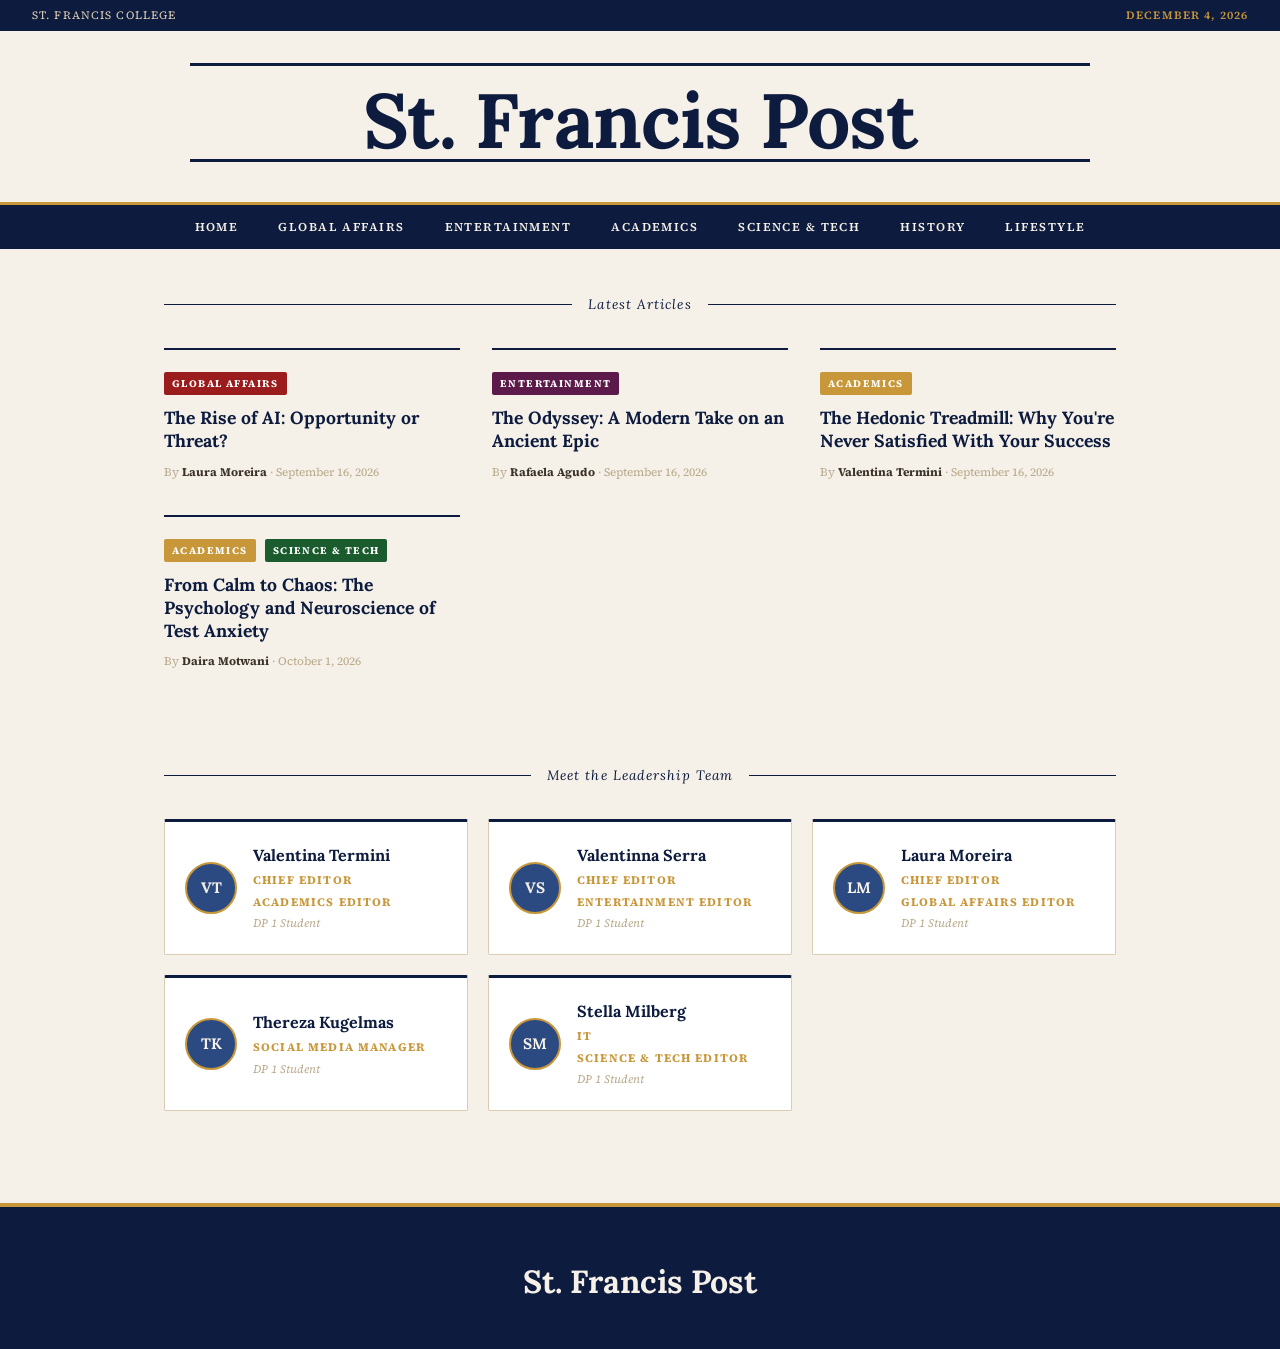
<file: index.html>
<!DOCTYPE html>
<html lang="en">
<head>
  <meta charset="UTF-8" />
  <meta name="viewport" content="width=device-width, initial-scale=1.0" />
  <title>St. Francis Post</title>
  <link rel="preconnect" href="https://fonts.googleapis.com" />
  <link rel="preconnect" href="https://fonts.gstatic.com" crossorigin />
  <link href="https://fonts.googleapis.com/css2?family=EB+Garamond:ital,wght@0,400;0,700;1,400&family=Lora:ital,wght@0,400;0,700;1,400&family=Source+Serif+4:opsz,wght@8..60,400;8..60,600&display=swap" rel="stylesheet" />
  <link rel="stylesheet" href="styles.css" />
</head>

<body>

  <div class="top-bar">
    <span>St. Francis College</span>
    <span class="top-bar-date" id="auto-date"></span>
  </div>

  <header class="masthead">
    <div class="masthead-rule"></div>
    <h1 class="masthead-title">St. Francis Post</h1>
    <div class="masthead-rule"></div>
  </header>

  <nav class="main-nav">
    <ul class="nav-list">
      <li><a href="index.html">Home</a></li>
      <li><a href="global-affairs.html">Global Affairs</a></li>
      <li><a href="entertainment.html">Entertainment</a></li>
      <li><a href="academics.html">Academics</a></li>
      <li><a href="science-tech.html">Science & Tech</a></li>
      <li><a href="history.html">History</a></li>
      <li><a href="lifestyle.html">Lifestyle</a></li>
    </ul>
  </nav>

  <main class="main-content">

    <div class="section-rule"><span>Latest Articles</span></div>

    <section class="article-grid">
  <article class="card" onclick="location.href='rise-ai.html'" style="cursor:pointer;">
    <span class="label label--global">Global Affairs</span>
    <h3 class="card-headline">The Rise of AI: Opportunity or Threat?</h3>
    <p class="card-byline">By <strong>Laura Moreira</strong> · September 16, 2026</p>
  </article>
      
      <article class="card" onclick="location.href='the-odyssey.html'" style="cursor:pointer;">
    <span class="label label--entertainment">Entertainment</span>
    <h3 class="card-headline">The Odyssey: A Modern Take on an Ancient Epic</h3>
    <p class="card-byline">By <strong>Rafaela Agudo</strong> · September 16, 2026</p>
  </article>

      <article class="card" onclick="location.href='hedonic.html'" style="cursor:pointer;">
    <span class="label label--academics">Academics</span>
    <h3 class="card-headline">The Hedonic Treadmill: Why You're Never Satisfied With Your Success</h3>
    <p class="card-byline">By <strong>Valentina Termini</strong> · September 16, 2026</p>
  </article>

<article class="card" onclick="location.href='testanxiety.html'" style="cursor:pointer;">
    <span class="label label--academics">Academics</span>
    <span class="label label--science">Science & Tech</span>
    <h3 class="card-headline">From Calm to Chaos: The Psychology and Neuroscience of Test Anxiety</h3>
    <p class="card-byline">By <strong>Daira Motwani</strong> · October 1, 2026</p>
  </article>
    
</section>

    <div class="section-rule"><span>Meet the Leadership Team</span></div>

    <section class="leadership">
      <div class="staff-grid">

        <div class="staff-card">
          <div class="staff-avatar">VT</div>
          <div>
            <h3 class="staff-name">Valentina Termini</h3>
            <p class="staff-title">Chief Editor</p>
            <p class="staff-title">Academics Editor</p>
            <p class="staff-grade">DP 1 Student</p>
          </div>
        </div>

        <div class="staff-card">
          <div class="staff-avatar">VS</div>
          <div>
            <h3 class="staff-name">Valentinna Serra</h3>
            <p class="staff-title">Chief Editor</p>
            <p class="staff-title">Entertainment Editor</p>
            <p class="staff-grade">DP 1 Student</p>
          </div>
        </div>

        <div class="staff-card">
          <div class="staff-avatar">LM</div>
          <div>
            <h3 class="staff-name">Laura Moreira</h3>
            <p class="staff-title">Chief Editor</p>
            <p class="staff-title">Global Affairs Editor</p>
            <p class="staff-grade">DP 1 Student</p>
          </div>
        </div>

        <div class="staff-card">
          <div class="staff-avatar">TK</div>
          <div>
            <h3 class="staff-name">Thereza Kugelmas</h3>
            <p class="staff-title">Social Media Manager</p>
            <p class="staff-grade">DP 1 Student</p>
          </div>
        </div>

        <div class="staff-card">
          <div class="staff-avatar">SM</div>
          <div>
            <h3 class="staff-name">Stella Milberg</h3>
            <p class="staff-title">IT</p>
            <p class="staff-title">Science & Tech Editor</p>
            <p class="staff-grade">DP 1 Student</p>
          </div>
        </div>

      </div>
    </section>

  </main>

  <footer class="site-footer">
    <h2 class="footer-title">St. Francis Post</h2>
  </footer>

  <script>
    document.getElementById('auto-date').textContent = new Date().toLocaleDateString('en-US', {
      month: 'long', day: 'numeric', year: 'numeric'
    });
  </script>

</body>
</html>
</file>
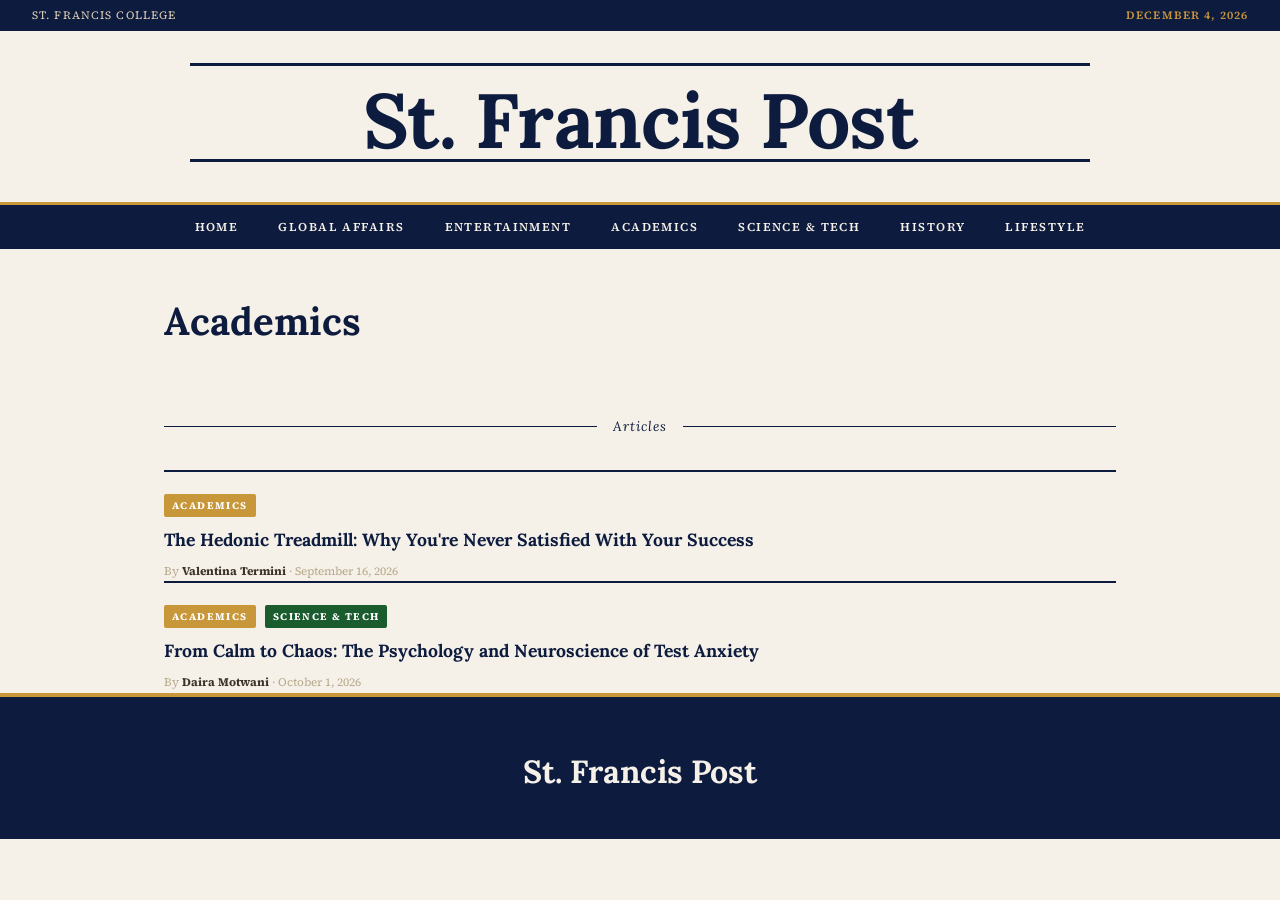
<file: academics.html>
<!DOCTYPE html>
<html lang="en">
<head>
  <meta charset="UTF-8" />
  <meta name="viewport" content="width=device-width, initial-scale=1.0" />
  <title>Global Affairs — St. Francis Post</title>
  <link rel="preconnect" href="https://fonts.googleapis.com" />
  <link rel="preconnect" href="https://fonts.gstatic.com" crossorigin />
  <link href="https://fonts.googleapis.com/css2?family=EB+Garamond:ital,wght@0,400;0,700;1,400&family=Lora:ital,wght@0,400;0,700;1,400&family=Source+Serif+4:opsz,wght@8..60,400;8..60,600&display=swap" rel="stylesheet" />
  <link rel="stylesheet" href="styles.css" />
</head>
<body>

  <div class="top-bar">
    <span>St. Francis College</span>
    <span class="top-bar-date" id="auto-date"></span>
  </div>

  <header class="masthead">
    <div class="masthead-rule"></div>
    <h1 class="masthead-title">St. Francis Post</h1>
    <div class="masthead-rule"></div>
  </header>

  <nav class="main-nav">
    <ul class="nav-list">
      <li><a href="index.html">Home</a></li>
      <li><a href="global-affairs.html">Global Affairs</a></li>
      <li><a href="entertainment.html">Entertainment</a></li>
      <li><a href="academics.html">Academics</a></li>
      <li><a href="science-tech.html">Science & Tech</a></li>
      <li><a href="history.html">History</a></li>
      <li><a href="lifestyle.html">Lifestyle</a></li>
    </ul>
  </nav>

  <main class="main-content">

    <div class="category-header">
      <h2>Academics</h2>
    </div>

    <div class="section-rule"><span>Articles</span></div>
<article class="card">
  <span class="label label--academics">Academics</span>
  <a href="hedonic.html">
  <h3 class="card-headline">The Hedonic Treadmill: Why You're Never Satisfied With Your Success</h3>
  </a>
  <p class="card-byline">By <strong>Valentina Termini</strong> · September 16, 2026</p>
</article>

<article class="card" onclick="location.href='testanxiety.html'" style="cursor:pointer;">
    <span class="label label--academics">Academics</span>
    <span class="label label--science">Science & Tech</span>
    <h3 class="card-headline">From Calm to Chaos: The Psychology and Neuroscience of Test Anxiety</h3>
    <p class="card-byline">By <strong>Daira Motwani</strong> · October 1, 2026</p>
  </article>
    
  </main>

  <footer class="site-footer">
    <h2 class="footer-title">St. Francis Post</h2>
  </footer>

  <script>
    document.getElementById('auto-date').textContent = new Date().toLocaleDateString('en-US', {
      month: 'long', day: 'numeric', year: 'numeric'
    });
  </script>

</body>
</html>
</file>
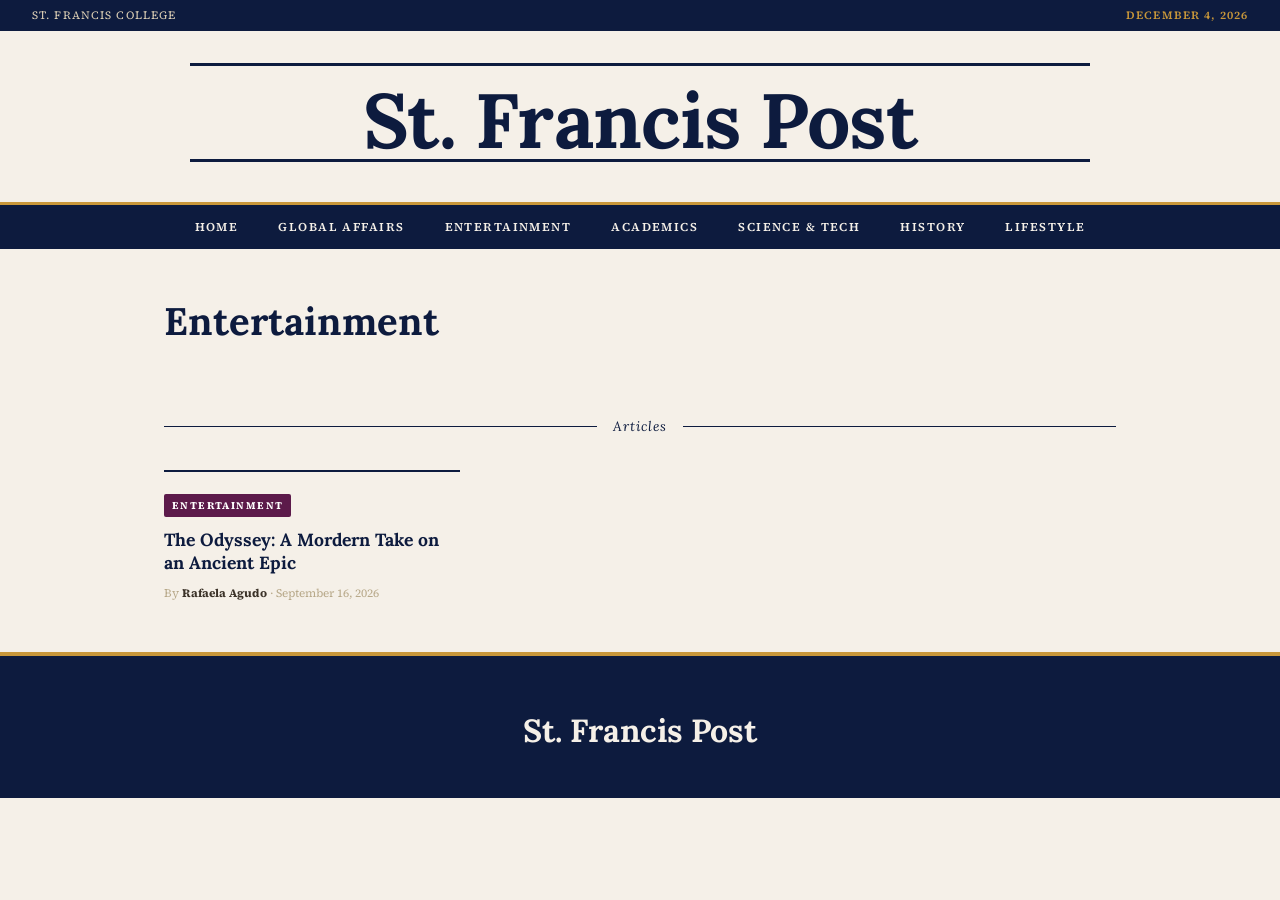
<file: entertainment.html>
<!DOCTYPE html>
<html lang="en">
<head>
  <meta charset="UTF-8" />
  <meta name="viewport" content="width=device-width, initial-scale=1.0" />
  <title>Entertainment — St. Francis Post</title>
  <link rel="preconnect" href="https://fonts.googleapis.com" />
  <link rel="preconnect" href="https://fonts.gstatic.com" crossorigin />
  <link href="https://fonts.googleapis.com/css2?family=EB+Garamond:ital,wght@0,400;0,700;1,400&family=Lora:ital,wght@0,400;0,700;1,400&family=Source+Serif+4:opsz,wght@8..60,400;8..60,600&display=swap" rel="stylesheet" />
  <link rel="stylesheet" href="styles.css" />
</head>
<body>

  <div class="top-bar">
    <span>St. Francis College</span>
    <span class="top-bar-date" id="auto-date"></span>
  </div>

  <header class="masthead">
    <div class="masthead-rule"></div>
    <h1 class="masthead-title">St. Francis Post</h1>
    <div class="masthead-rule"></div>
  </header>

  <nav class="main-nav">
    <ul class="nav-list">
      <li><a href="index.html">Home</a></li>
      <li><a href="global-affairs.html">Global Affairs</a></li>
      <li><a href="entertainment.html">Entertainment</a></li>
      <li><a href="academics.html">Academics</a></li>
      <li><a href="science-tech.html">Science & Tech</a></li>
      <li><a href="history.html">History</a></li>
      <li><a href="lifestyle.html">Lifestyle</a></li>
    </ul>
  </nav>

  <main class="main-content">

    <div class="category-header">
      <h2>Entertainment</h2>
    </div>

    <div class="section-rule"><span>Articles</span></div>
<section class="article-grid">
  <article class="card" onclick="location.href='the-odyssey.html'" style="cursor:pointer;">
    <span class="label label--entertainment">Entertainment</span>
    <h3 class="card-headline">The Odyssey: A Mordern Take on an Ancient Epic</h3>
    <p class="card-byline">By <strong>Rafaela Agudo</strong> · September 16, 2026</p>
  </article>
</section>
  </main>

  <footer class="site-footer">
    <h2 class="footer-title">St. Francis Post</h2>
  </footer>

  <script>
    document.getElementById('auto-date').textContent = new Date().toLocaleDateString('en-US', {
      month: 'long', day: 'numeric', year: 'numeric'
    });
  </script>

</body>
</html>
</file>
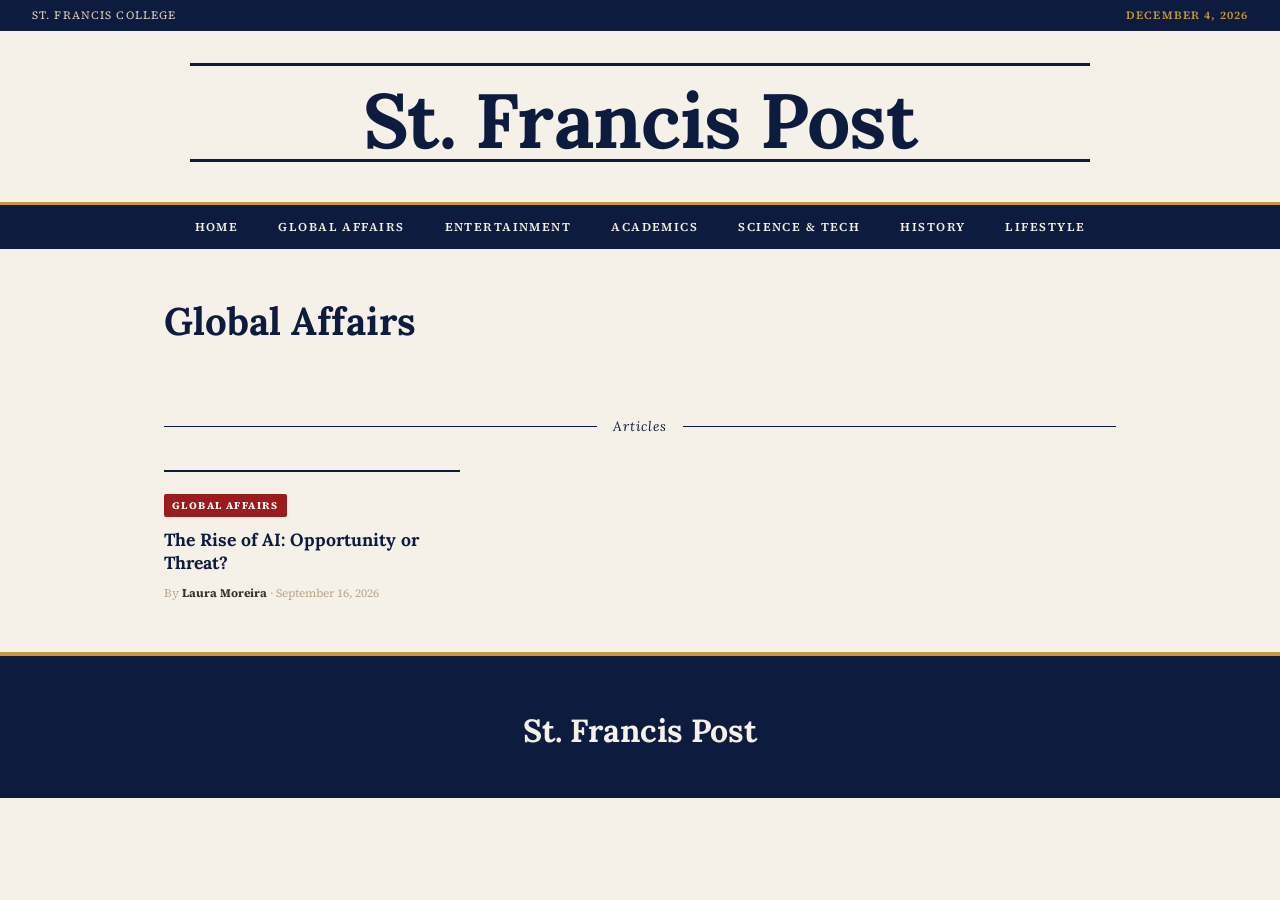
<file: global-affairs.html>
<!DOCTYPE html>
<html lang="en">
<head>
  <meta charset="UTF-8" />
  <meta name="viewport" content="width=device-width, initial-scale=1.0" />
  <title>Global Affairs — St. Francis Post</title>
  <link rel="preconnect" href="https://fonts.googleapis.com" />
  <link rel="preconnect" href="https://fonts.gstatic.com" crossorigin />
  <link href="https://fonts.googleapis.com/css2?family=EB+Garamond:ital,wght@0,400;0,700;1,400&family=Lora:ital,wght@0,400;0,700;1,400&family=Source+Serif+4:opsz,wght@8..60,400;8..60,600&display=swap" rel="stylesheet" />
  <link rel="stylesheet" href="styles.css" />
</head>
<body>

  <div class="top-bar">
    <span>St. Francis College</span>
    <span class="top-bar-date" id="auto-date"></span>
  </div>

  <header class="masthead">
    <div class="masthead-rule"></div>
    <h1 class="masthead-title">St. Francis Post</h1>
    <div class="masthead-rule"></div>
  </header>

  <nav class="main-nav">
    <ul class="nav-list">
      <li><a href="index.html">Home</a></li>
      <li><a href="global-affairs.html">Global Affairs</a></li>
      <li><a href="entertainment.html">Entertainment</a></li>
      <li><a href="academics.html">Academics</a></li>
      <li><a href="science-tech.html">Science & Tech</a></li>
      <li><a href="history.html">History</a></li>
      <li><a href="lifestyle.html">Lifestyle</a></li>
    </ul>
  </nav>

  <main class="main-content">

    <div class="category-header">
      <h2>Global Affairs</h2>
    </div>

    <div class="section-rule"><span>Articles</span></div>

    <section class="article-grid">
  <article class="card" onclick="location.href='rise-ai.html'" style="cursor:pointer;">
    <span class="label label--global">Global Affairs</span>
    <h3 class="card-headline">The Rise of AI: Opportunity or Threat?</h3>
    <p class="card-byline">By <strong>Laura Moreira</strong> · September 16, 2026</p>
  </article>
    </section>
  </main>

  <footer class="site-footer">
    <h2 class="footer-title">St. Francis Post</h2>
  </footer>

  <script>
    document.getElementById('auto-date').textContent = new Date().toLocaleDateString('en-US', {
      month: 'long', day: 'numeric', year: 'numeric'
    });
  </script>

</body>
</html>
</file>
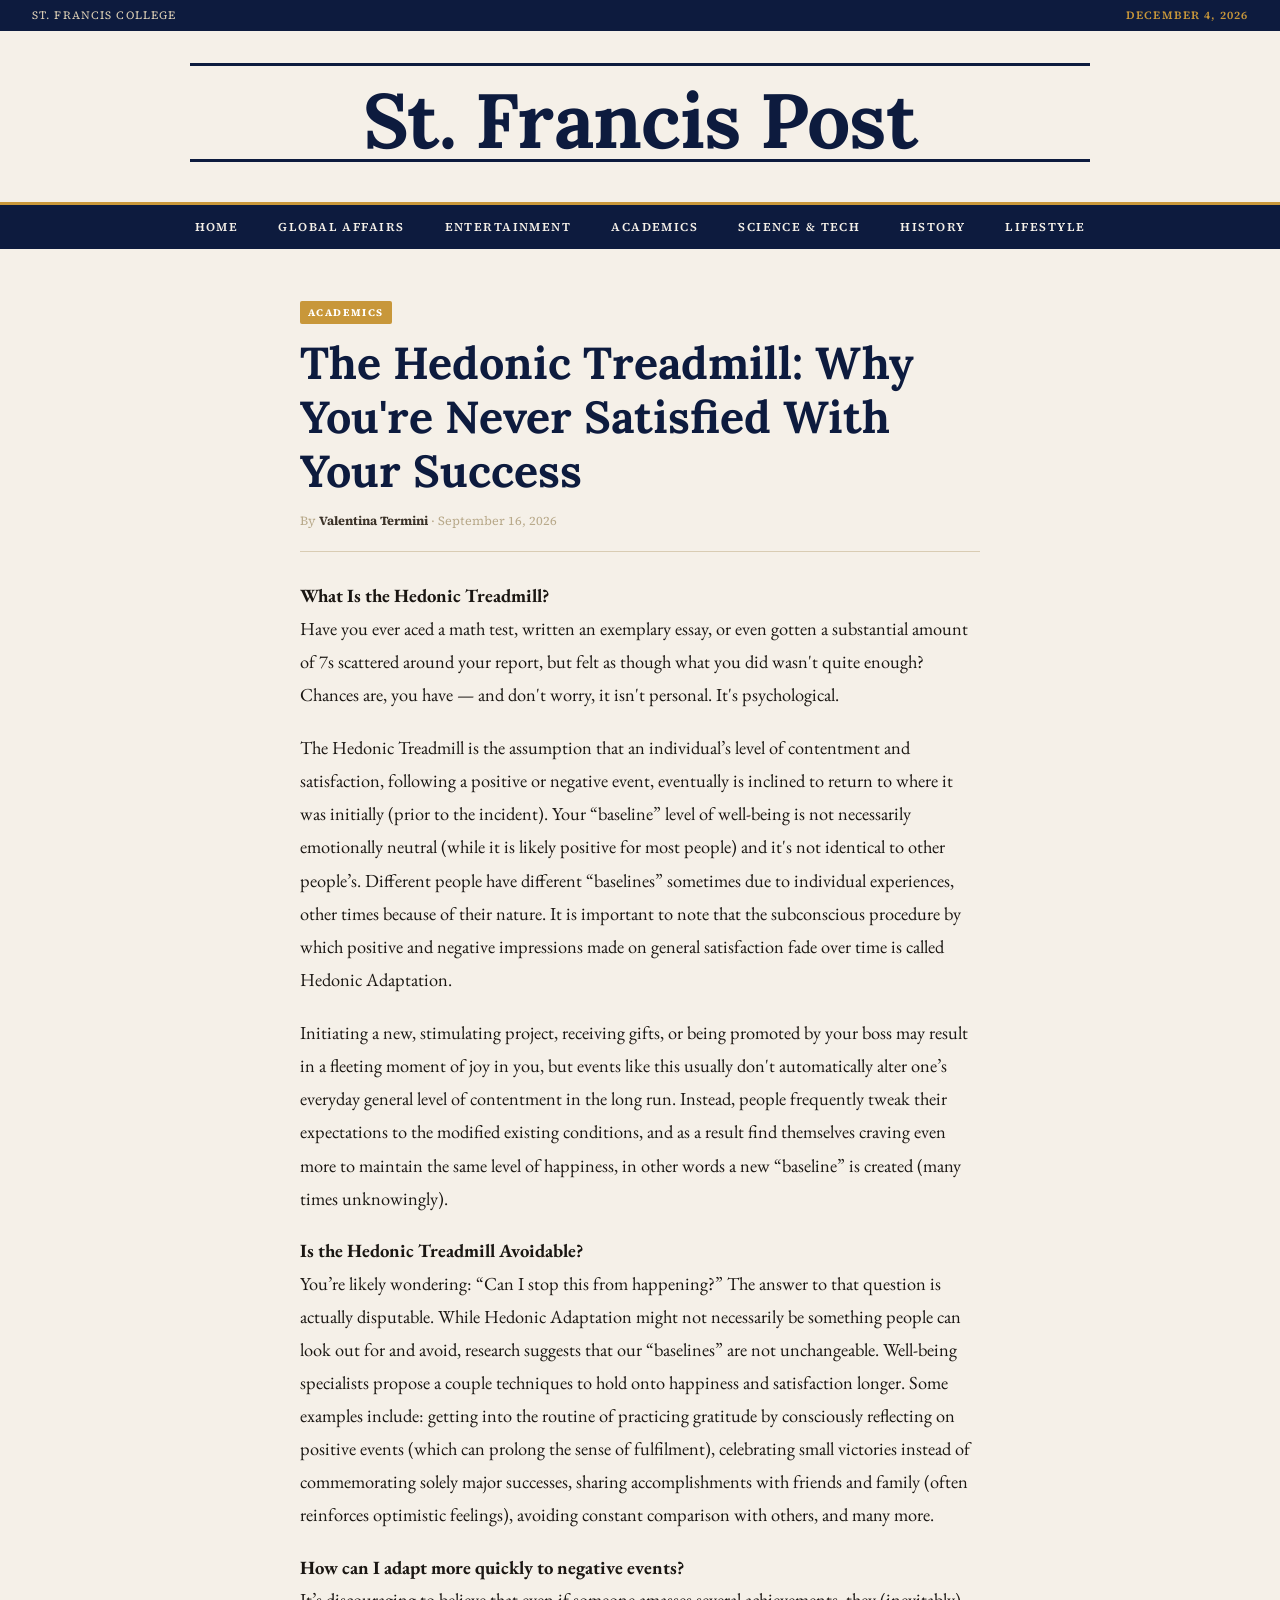
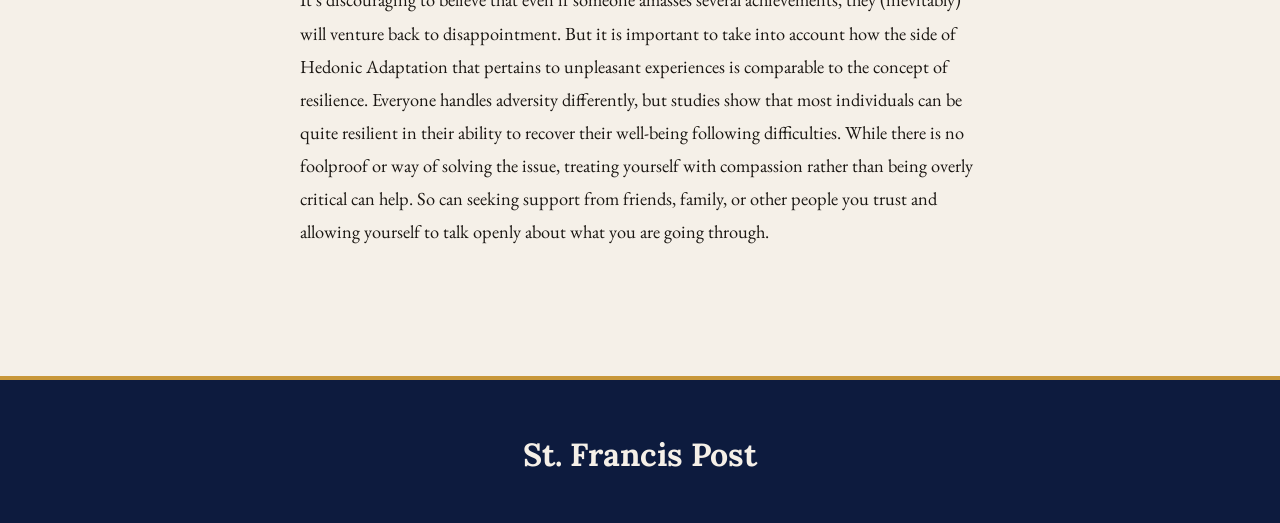
<file: hedonic.html>
<!DOCTYPE html>
<html lang="en">
<head>
  <meta charset="UTF-8" />
  <meta name="viewport" content="width=device-width, initial-scale=1.0" />
  <title>The Rise of AI: Opportunity or Threat? — St. Francis Post</title>
  <link rel="preconnect" href="https://fonts.googleapis.com" />
  <link rel="preconnect" href="https://fonts.gstatic.com" crossorigin />
  <link href="https://fonts.googleapis.com/css2?family=EB+Garamond:ital,wght@0,400;0,700;1,400&family=Lora:ital,wght@0,400;0,700;1,400&family=Source+Serif+4:opsz,wght@8..60,400;8..60,600&display=swap" rel="stylesheet" />
  <link rel="stylesheet" href="styles.css" />
</head>
<body>

  <div class="top-bar">
    <span>St. Francis College</span>
    <span class="top-bar-date" id="auto-date"></span>
  </div>

  <header class="masthead">
    <div class="masthead-rule"></div>
    <h1 class="masthead-title">St. Francis Post</h1>
    <div class="masthead-rule"></div>
  </header>

  <nav class="main-nav">
    <ul class="nav-list">
      <li><a href="index.html">Home</a></li>
      <li><a href="global-affairs.html">Global Affairs</a></li>
      <li><a href="entertainment.html">Entertainment</a></li>
      <li><a href="academics.html">Academics</a></li>
      <li><a href="science-tech.html">Science & Tech</a></li>
      <li><a href="history.html">History</a></li>
      <li><a href="lifestyle.html">Lifestyle</a></li>
    </ul>
  </nav>

  <main class="main-content">
    <div class="article-page">
      <span class="label label--academics">Academics</span>
      <h2 class="article-title">The Hedonic Treadmill: Why You're Never Satisfied With Your Success
      </h2>
      <p class="article-meta">By <strong>Valentina Termini</strong> · September 16, 2026</p>
      <div class="article-body">
        <h3>What Is the Hedonic Treadmill?</h3>
        <p>Have you ever aced a math test, written an exemplary essay, or even gotten a substantial amount of 7s scattered around your report, but felt as though what you did wasn't quite enough? Chances are, you have — and don't worry, it isn't personal. It's psychological.</p>
        <p>The Hedonic Treadmill is the assumption that an individual’s level of contentment and satisfaction, following a positive or negative event, eventually is inclined to return to where it was initially (prior to the incident). Your “baseline” level of well-being is not necessarily emotionally neutral (while it is likely positive for most people) and it's not identical to other people’s. Different people have different “baselines” sometimes due to individual experiences, other times because of their nature. It is important to note that the subconscious procedure by which positive and negative impressions made on general satisfaction fade over time is called Hedonic Adaptation.</p>
        <p>Initiating a new, stimulating project, receiving gifts, or being promoted by your boss may result in a fleeting moment of joy in you, but events like this usually don't automatically alter one’s everyday general level of contentment in the long run. Instead, people frequently tweak their expectations to the modified existing conditions, and as a result find themselves craving even more to maintain the same level of happiness, in other words a new “baseline” is created (many times unknowingly). </p>
        <h3>Is the Hedonic Treadmill Avoidable?</h3>
        <p>You’re likely wondering: “Can I stop this from happening?” The answer to that question is actually disputable. While Hedonic Adaptation might not necessarily be something people can look out for and avoid, research suggests that our “baselines” are not unchangeable. Well-being specialists propose a couple techniques to hold onto happiness and satisfaction longer. Some examples include: getting into the routine of practicing gratitude by consciously reflecting on positive events (which can prolong the sense of fulfilment), celebrating small victories instead of commemorating solely major successes, sharing accomplishments with friends and family (often reinforces optimistic feelings), avoiding constant comparison with others, and many more.</p>
        <h3>How can I adapt more quickly to negative events?</h3>
        <p>It’s discouraging to believe that even if someone amasses several achievements, they (inevitably) will venture back to disappointment. But it is important to take into account how the side of Hedonic Adaptation that pertains to unpleasant experiences is comparable to the concept of resilience. Everyone handles adversity differently, but studies show that most individuals can be quite resilient in their ability to recover their well-being following difficulties. While there is no foolproof or way of solving the issue, treating yourself with compassion rather than being overly critical can help. So can seeking support from friends, family, or other people you trust and allowing yourself to talk openly about what you are going through.</p>
      </div>
    </div>
  </main>

  <footer class="site-footer">
    <h2 class="footer-title">St. Francis Post</h2>
  </footer>

  <script>
    document.getElementById('auto-date').textContent = new Date().toLocaleDateString('en-US', {
      month: 'long', day: 'numeric', year: 'numeric'
    });
  </script>

</body>
</html>
</file>
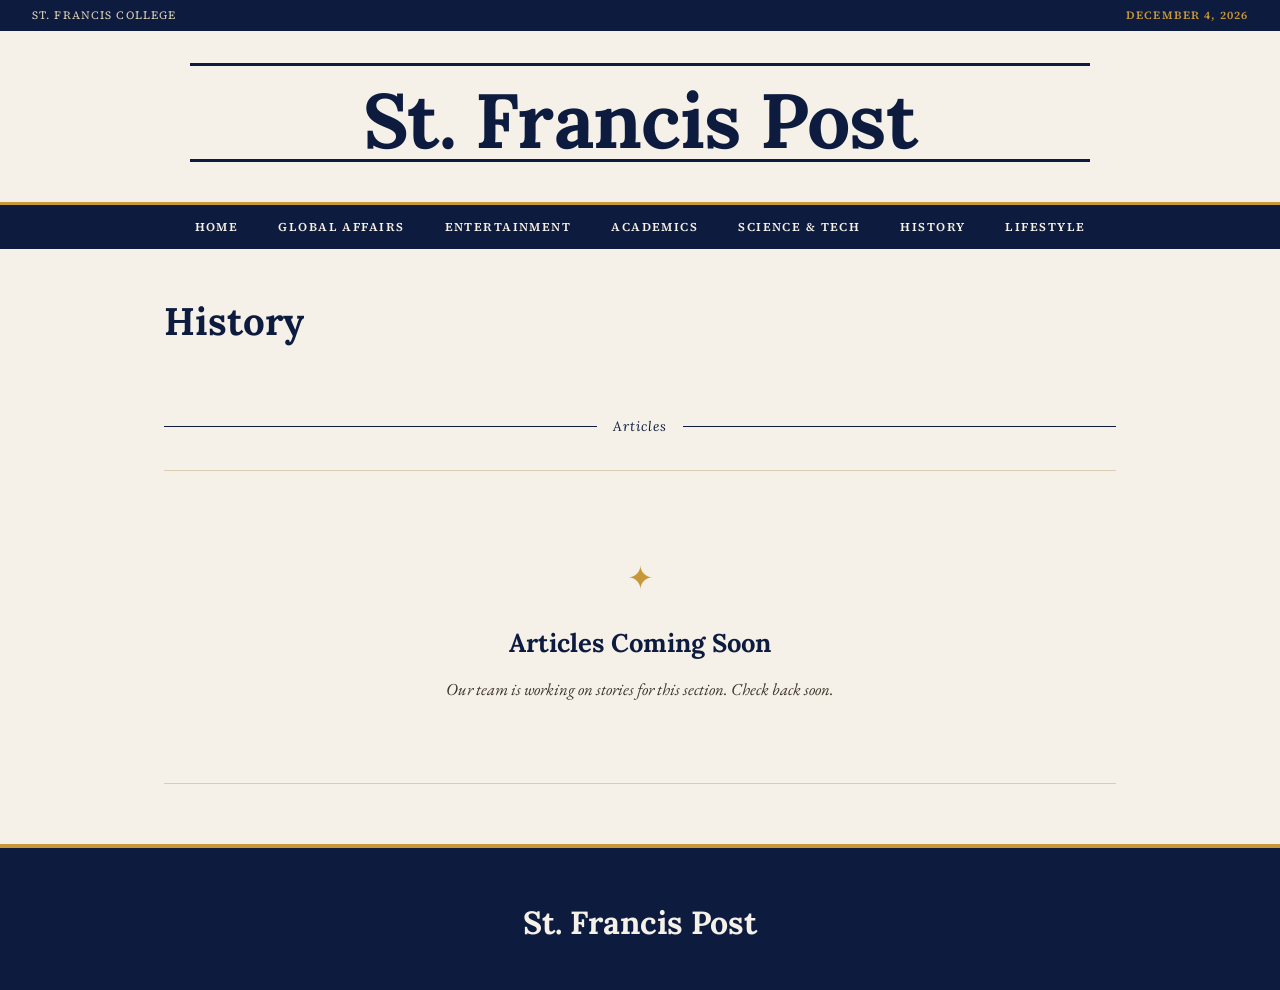
<file: history.html>
<!DOCTYPE html>
<html lang="en">
<head>
  <meta charset="UTF-8" />
  <meta name="viewport" content="width=device-width, initial-scale=1.0" />
  <title>Global Affairs — St. Francis Post</title>
  <link rel="preconnect" href="https://fonts.googleapis.com" />
  <link rel="preconnect" href="https://fonts.gstatic.com" crossorigin />
  <link href="https://fonts.googleapis.com/css2?family=EB+Garamond:ital,wght@0,400;0,700;1,400&family=Lora:ital,wght@0,400;0,700;1,400&family=Source+Serif+4:opsz,wght@8..60,400;8..60,600&display=swap" rel="stylesheet" />
  <link rel="stylesheet" href="styles.css" />
</head>
<body>

  <div class="top-bar">
    <span>St. Francis College</span>
    <span class="top-bar-date" id="auto-date"></span>
  </div>

  <header class="masthead">
    <div class="masthead-rule"></div>
    <h1 class="masthead-title">St. Francis Post</h1>
    <div class="masthead-rule"></div>
  </header>

  <nav class="main-nav">
    <ul class="nav-list">
      <li><a href="index.html">Home</a></li>
      <li><a href="global-affairs.html">Global Affairs</a></li>
      <li><a href="entertainment.html">Entertainment</a></li>
      <li><a href="academics.html">Academics</a></li>
      <li><a href="science-tech.html">Science & Tech</a></li>
      <li><a href="history.html">History</a></li>
      <li><a href="lifestyle.html">Lifestyle</a></li>
    </ul>
  </nav>

  <main class="main-content">

    <div class="category-header">
      <h2>History</h2>
    </div>

    <div class="section-rule"><span>Articles</span></div>

    <div class="coming-soon">
  <p class="coming-soon-icon">✦</p>
  <h3 class="coming-soon-title">Articles Coming Soon</h3>
  <p class="coming-soon-text">Our team is working on stories for this section. Check back soon.</p>
</div>

  </main>

  <footer class="site-footer">
    <h2 class="footer-title">St. Francis Post</h2>
  </footer>

  <script>
    document.getElementById('auto-date').textContent = new Date().toLocaleDateString('en-US', {
      month: 'long', day: 'numeric', year: 'numeric'
    });
  </script>

</body>
</html>
</file>
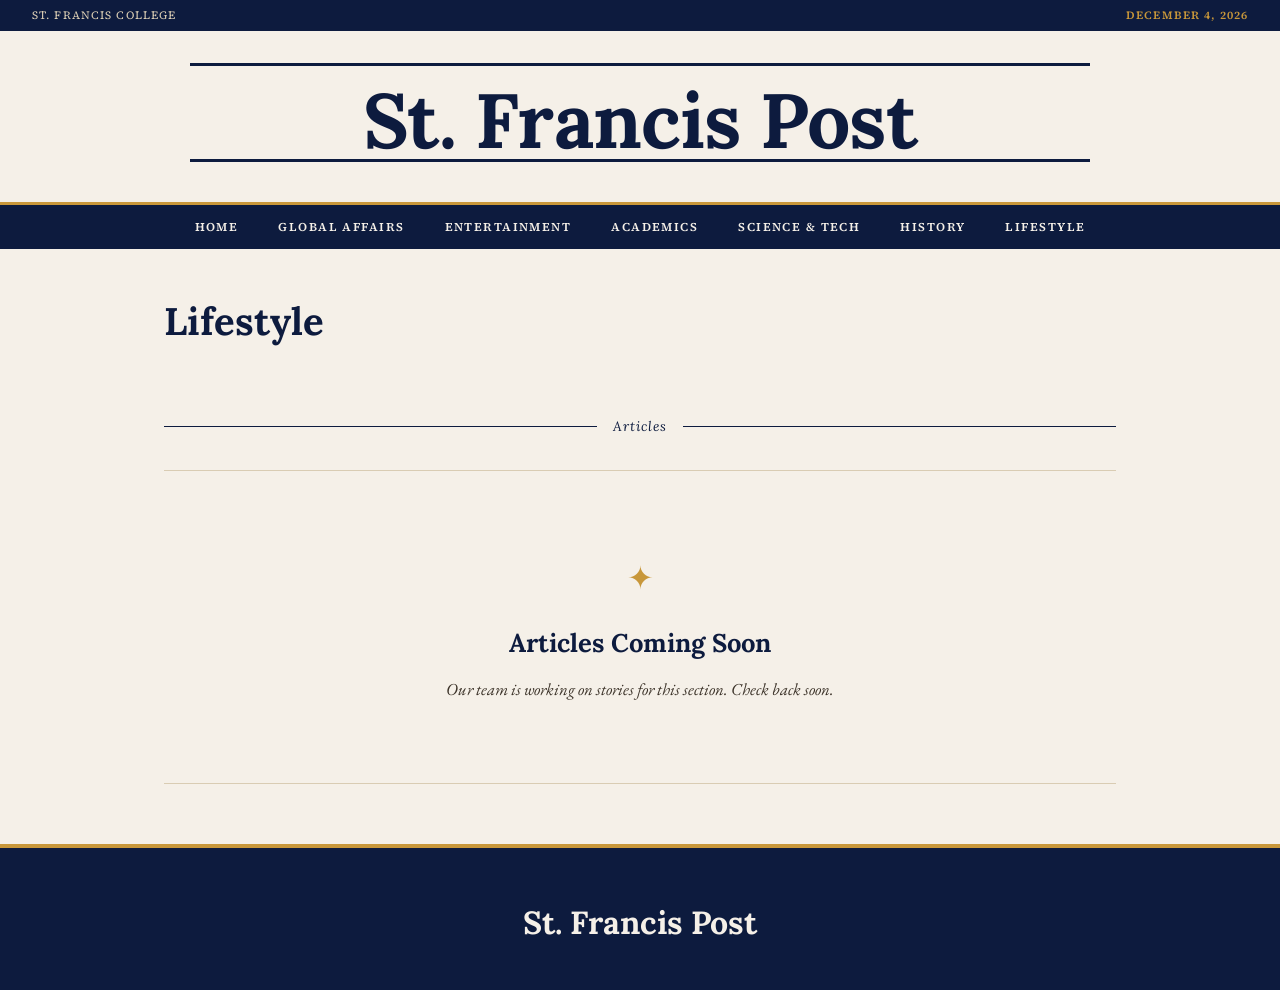
<file: lifestyle.html>
<!DOCTYPE html>
<html lang="en">
<head>
  <meta charset="UTF-8" />
  <meta name="viewport" content="width=device-width, initial-scale=1.0" />
  <title>Global Affairs — St. Francis Post</title>
  <link rel="preconnect" href="https://fonts.googleapis.com" />
  <link rel="preconnect" href="https://fonts.gstatic.com" crossorigin />
  <link href="https://fonts.googleapis.com/css2?family=EB+Garamond:ital,wght@0,400;0,700;1,400&family=Lora:ital,wght@0,400;0,700;1,400&family=Source+Serif+4:opsz,wght@8..60,400;8..60,600&display=swap" rel="stylesheet" />
  <link rel="stylesheet" href="styles.css" />
</head>
<body>

  <div class="top-bar">
    <span>St. Francis College</span>
    <span class="top-bar-date" id="auto-date"></span>
  </div>

  <header class="masthead">
    <div class="masthead-rule"></div>
    <h1 class="masthead-title">St. Francis Post</h1>
    <div class="masthead-rule"></div>
  </header>

  <nav class="main-nav">
    <ul class="nav-list">
      <li><a href="index.html">Home</a></li>
      <li><a href="global-affairs.html">Global Affairs</a></li>
      <li><a href="entertainment.html">Entertainment</a></li>
      <li><a href="academics.html">Academics</a></li>
      <li><a href="science-tech.html">Science & Tech</a></li>
      <li><a href="history.html">History</a></li>
      <li><a href="lifestyle.html">Lifestyle</a></li>
    </ul>
  </nav>

  <main class="main-content">

    <div class="category-header">
      <h2>Lifestyle</h2>
    </div>

    <div class="section-rule"><span>Articles</span></div>

    <div class="coming-soon">
  <p class="coming-soon-icon">✦</p>
  <h3 class="coming-soon-title">Articles Coming Soon</h3>
  <p class="coming-soon-text">Our team is working on stories for this section. Check back soon.</p>
</div>

  </main>

  <footer class="site-footer">
    <h2 class="footer-title">St. Francis Post</h2>
  </footer>

  <script>
    document.getElementById('auto-date').textContent = new Date().toLocaleDateString('en-US', {
      month: 'long', day: 'numeric', year: 'numeric'
    });
  </script>

</body>
</html>
</file>
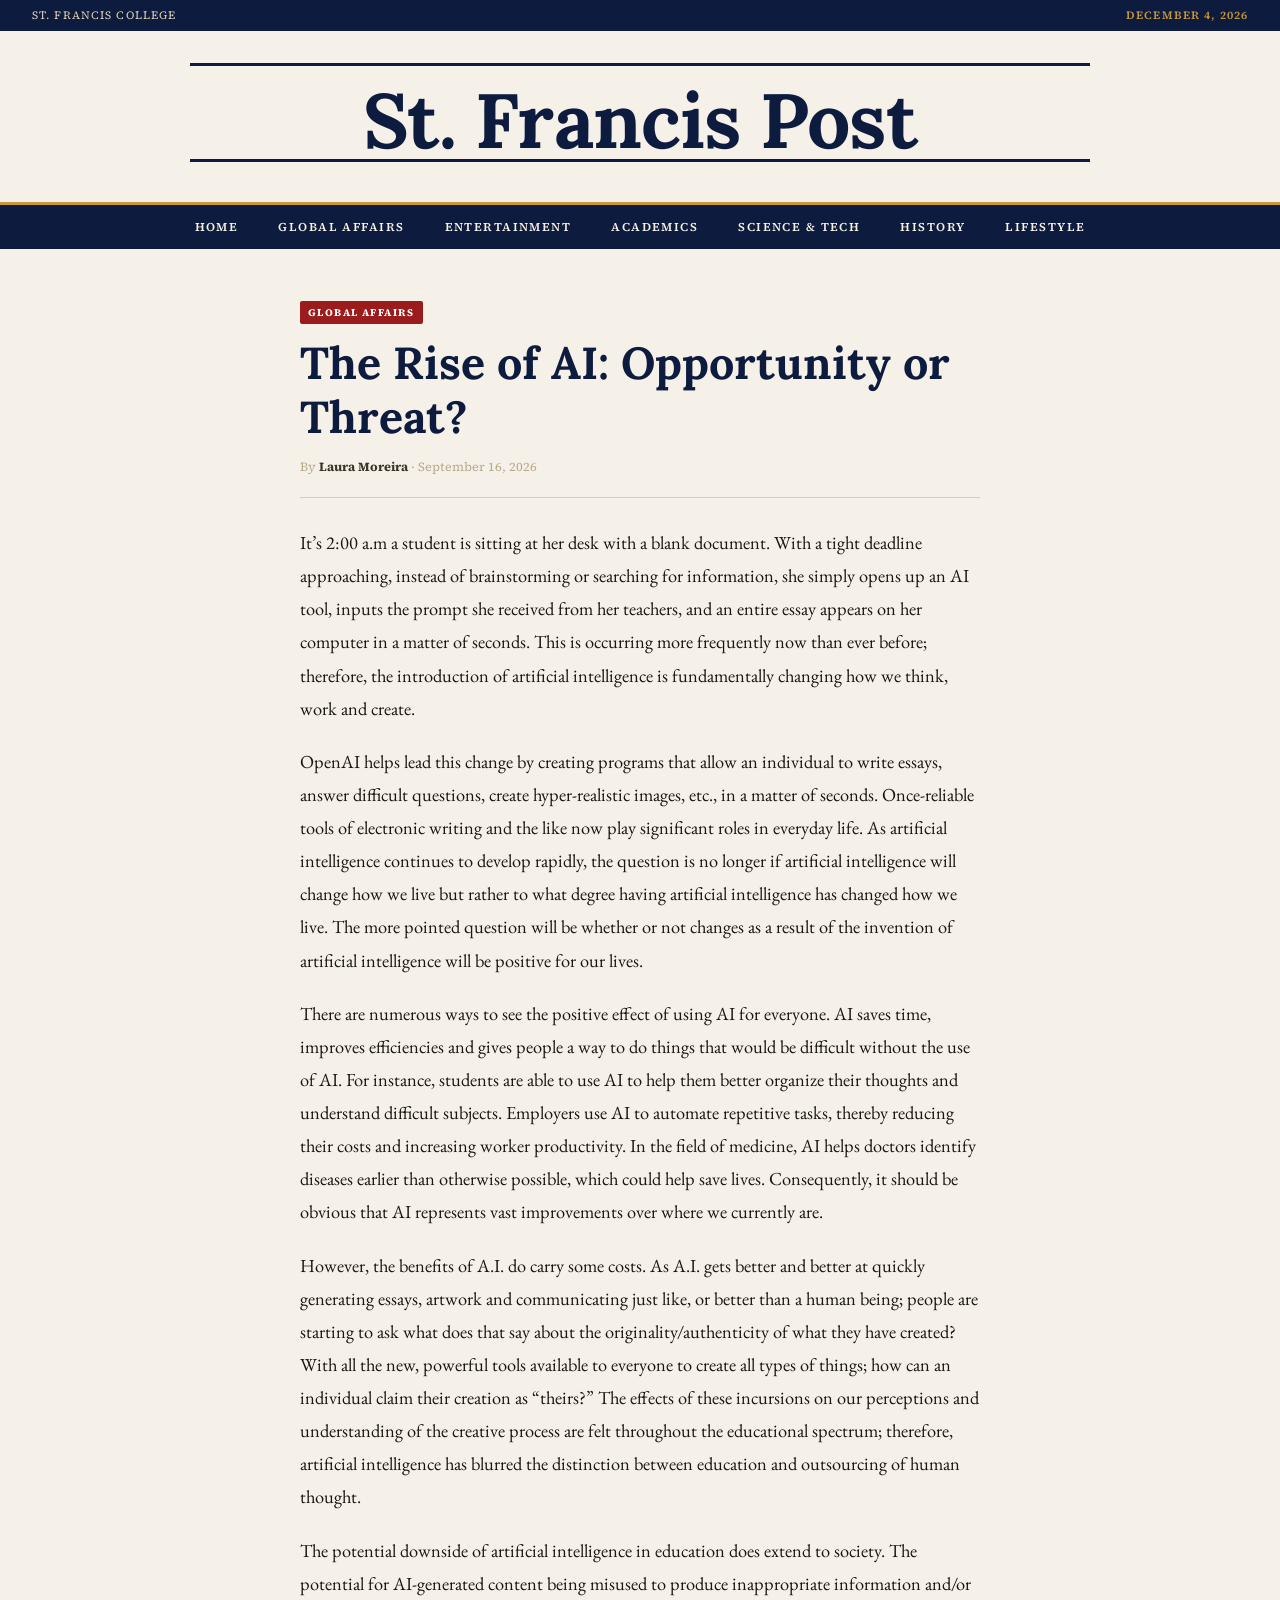
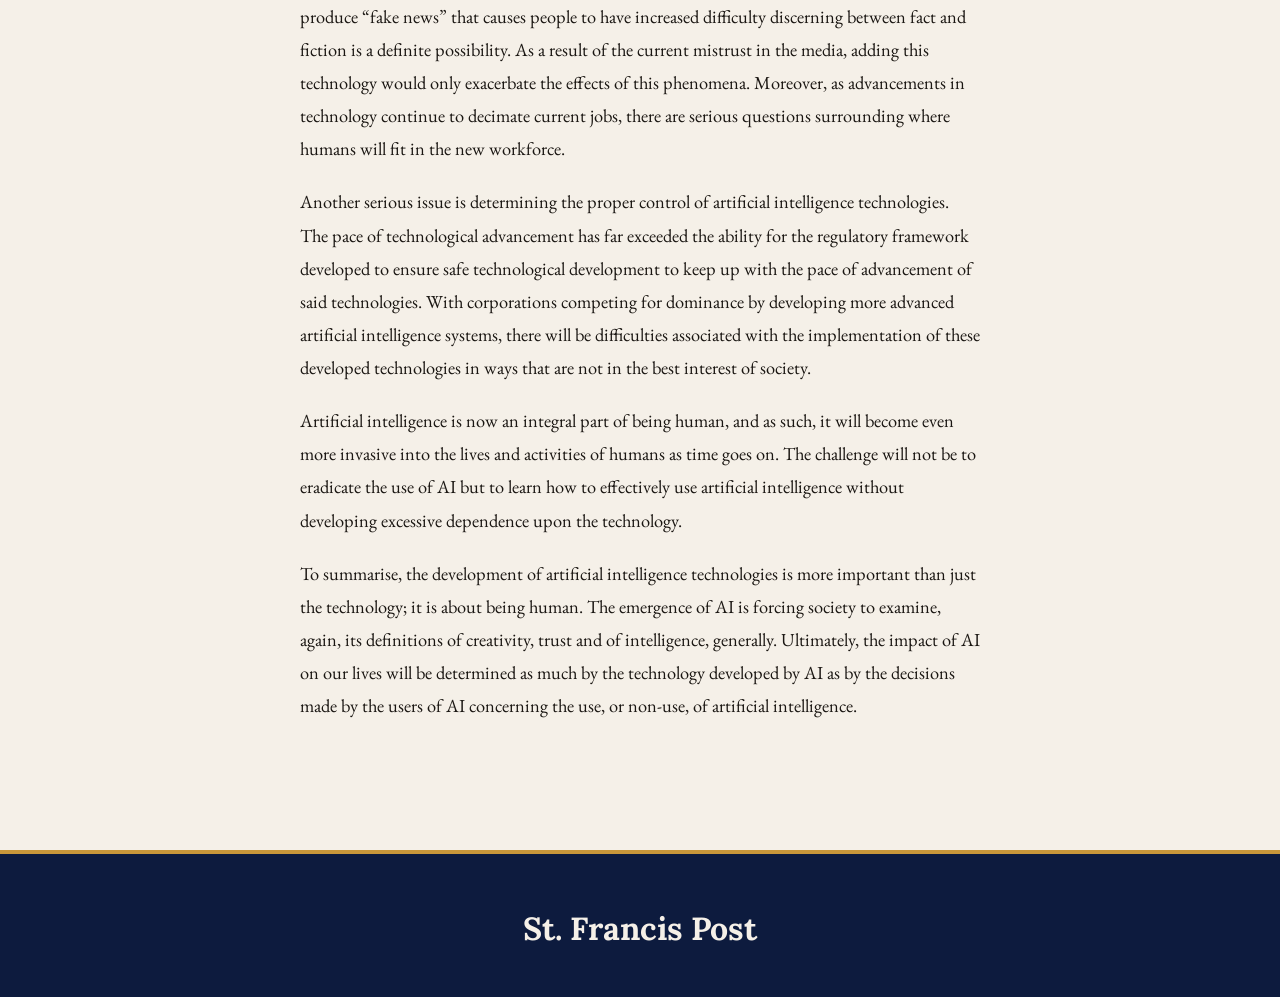
<file: rise-ai.html>
<!DOCTYPE html>
<html lang="en">
<head>
  <meta charset="UTF-8" />
  <meta name="viewport" content="width=device-width, initial-scale=1.0" />
  <title>The Rise of AI: Opportunity or Threat? — St. Francis Post</title>
  <link rel="preconnect" href="https://fonts.googleapis.com" />
  <link rel="preconnect" href="https://fonts.gstatic.com" crossorigin />
  <link href="https://fonts.googleapis.com/css2?family=EB+Garamond:ital,wght@0,400;0,700;1,400&family=Lora:ital,wght@0,400;0,700;1,400&family=Source+Serif+4:opsz,wght@8..60,400;8..60,600&display=swap" rel="stylesheet" />
  <link rel="stylesheet" href="styles.css" />
</head>
<body>

  <div class="top-bar">
    <span>St. Francis College</span>
    <span class="top-bar-date" id="auto-date"></span>
  </div>

  <header class="masthead">
    <div class="masthead-rule"></div>
    <h1 class="masthead-title">St. Francis Post</h1>
    <div class="masthead-rule"></div>
  </header>

  <nav class="main-nav">
    <ul class="nav-list">
      <li><a href="index.html">Home</a></li>
      <li><a href="global-affairs.html">Global Affairs</a></li>
      <li><a href="entertainment.html">Entertainment</a></li>
      <li><a href="academics.html">Academics</a></li>
      <li><a href="science-tech.html">Science & Tech</a></li>
      <li><a href="history.html">History</a></li>
      <li><a href="lifestyle.html">Lifestyle</a></li>
    </ul>
  </nav>

  <main class="main-content">
    <div class="article-page">
      <span class="label label--global">Global Affairs</span>
      <h2 class="article-title">The Rise of AI: Opportunity or Threat?
      </h2>
      <p class="article-meta">By <strong>Laura Moreira</strong> · September 16, 2026</p>
      <div class="article-body">
        <p>It’s 2:00 a.m a student is sitting at her desk with a blank document. With a tight deadline approaching, instead of brainstorming or searching for information, she simply opens up an AI tool, inputs the prompt she received from her teachers, and an entire essay appears on her computer in a matter of seconds. This is occurring more frequently now than ever before; therefore, the introduction of artificial intelligence is fundamentally changing how we think, work and create.</p>
        <p>OpenAI helps lead this change by creating programs that allow an individual to write essays, answer difficult questions, create hyper-realistic images, etc., in a matter of seconds. Once-reliable tools of electronic writing and the like now play significant roles in everyday life. As artificial intelligence continues to develop rapidly, the question is no longer if artificial intelligence will change how we live but rather to what degree having artificial intelligence has changed how we live. The more pointed question will be whether or not changes as a result of the invention of artificial intelligence will be positive for our lives.</p>
        <p>There are numerous ways to see the positive effect of using AI for everyone. AI saves time, improves efficiencies and gives people a way to do things that would be difficult without the use of AI. For instance, students are able to use AI to help them better organize their thoughts and understand difficult subjects. Employers use AI to automate repetitive tasks, thereby reducing their costs and increasing worker productivity. In the field of medicine, AI helps doctors identify diseases earlier than otherwise possible, which could help save lives. Consequently, it should be obvious that AI represents vast improvements over where we currently are.</p>
        <p>However, the benefits of A.I. do carry some costs. As A.I. gets better and better at quickly generating essays, artwork and communicating just like, or better than a human being; people are starting to ask what does that say about the originality/authenticity of what they have created? With all the new, powerful tools available to everyone to create all types of things; how can an individual claim their creation as “theirs?” The effects of these incursions on our perceptions and understanding of the creative process are felt throughout the educational spectrum; therefore, artificial intelligence has blurred the distinction between education and outsourcing of human thought.</p>
        <p>The potential downside of artificial intelligence in education does extend to society. The potential for AI-generated content being misused to produce inappropriate information and/or produce “fake news” that causes people to have increased difficulty discerning between fact and fiction is a definite possibility. As a result of the current mistrust in the media, adding this technology would only exacerbate the effects of this phenomena. Moreover, as advancements in technology continue to decimate current jobs, there are serious questions surrounding where humans will fit in the new workforce.</p>
        <p>Another serious issue is determining the proper control of artificial intelligence technologies. The pace of technological advancement has far exceeded the ability for the regulatory framework developed to ensure safe technological development to keep up with the pace of advancement of said technologies. With corporations competing for dominance by developing more advanced artificial intelligence systems, there will be difficulties associated with the implementation of these developed technologies in ways that are not in the best interest of society.</p>
        <p>Artificial intelligence is now an integral part of being human, and as such, it will become even more invasive into the lives and activities of humans as time goes on. The challenge will not be to eradicate the use of AI but to learn how to effectively use artificial intelligence without developing excessive dependence upon the technology.</p>
        <p>To summarise, the development of artificial intelligence technologies is more important than just the technology; it is about being human. The emergence of AI is forcing society to examine, again, its definitions of creativity, trust and of intelligence, generally. Ultimately, the impact of AI on our lives will be determined as much by the technology developed by AI as by the decisions made by the users of AI concerning the use, or non-use, of artificial intelligence.</p>
      </div>
    </div>
  </main>

  <footer class="site-footer">
    <h2 class="footer-title">St. Francis Post</h2>
  </footer>

  <script>
    document.getElementById('auto-date').textContent = new Date().toLocaleDateString('en-US', {
      month: 'long', day: 'numeric', year: 'numeric'
    });
  </script>

</body>
</html>
</file>
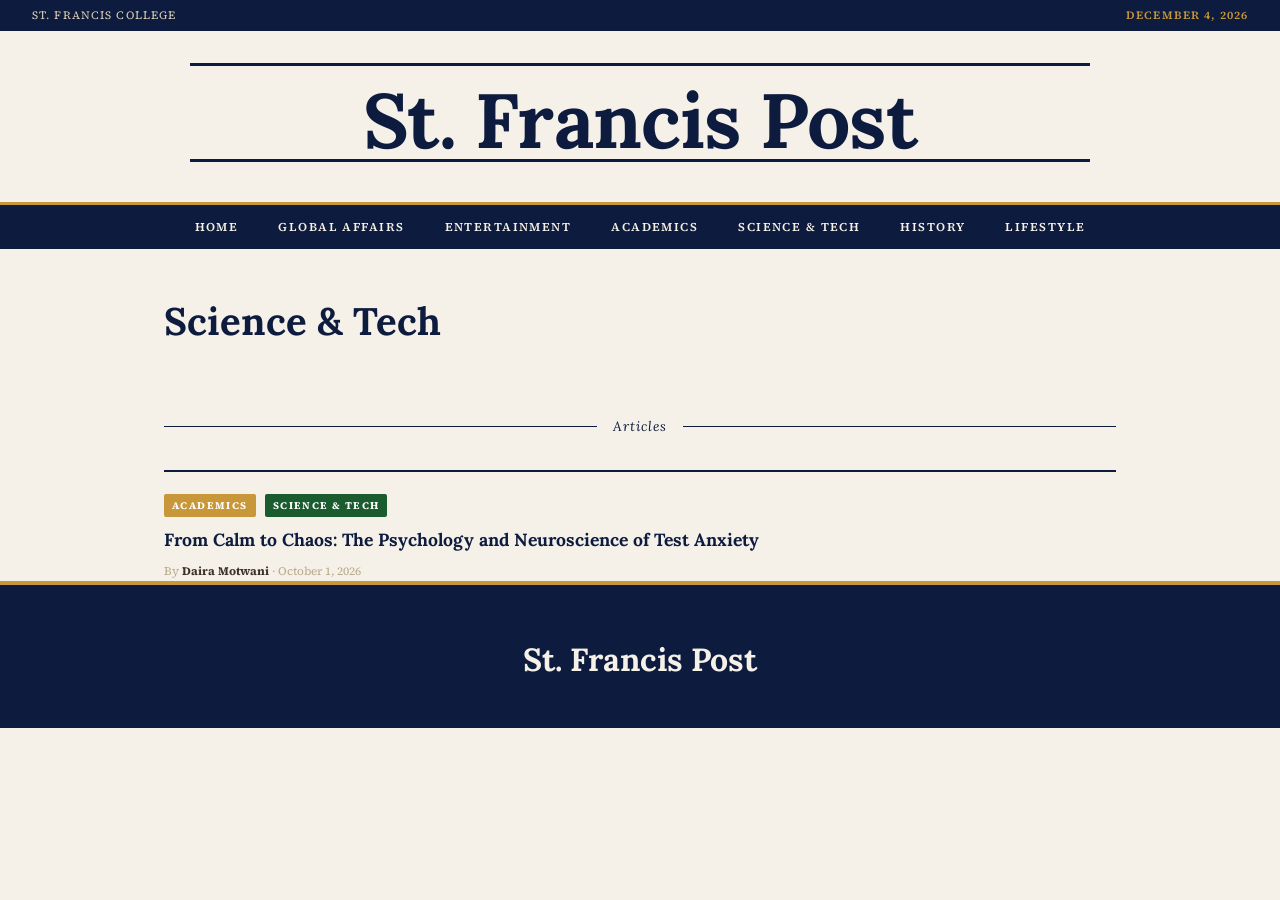
<file: science-tech.html>
<!DOCTYPE html>
<html lang="en">
<head>
  <meta charset="UTF-8" />
  <meta name="viewport" content="width=device-width, initial-scale=1.0" />
  <title>Science & Tech — St. Francis Post</title>
  <link rel="preconnect" href="https://fonts.googleapis.com" />
  <link rel="preconnect" href="https://fonts.gstatic.com" crossorigin />
  <link href="https://fonts.googleapis.com/css2?family=EB+Garamond:ital,wght@0,400;0,700;1,400&family=Lora:ital,wght@0,400;0,700;1,400&family=Source+Serif+4:opsz,wght@8..60,400;8..60,600&display=swap" rel="stylesheet" />
  <link rel="stylesheet" href="styles.css" />
</head>
<body>

  <div class="top-bar">
    <span>St. Francis College</span>
    <span class="top-bar-date" id="auto-date"></span>
  </div>

  <header class="masthead">
    <div class="masthead-rule"></div>
    <h1 class="masthead-title">St. Francis Post</h1>
    <div class="masthead-rule"></div>
  </header>

  <nav class="main-nav">
    <ul class="nav-list">
      <li><a href="index.html">Home</a></li>
      <li><a href="global-affairs.html">Global Affairs</a></li>
      <li><a href="entertainment.html">Entertainment</a></li>
      <li><a href="academics.html">Academics</a></li>
      <li><a href="science-tech.html">Science & Tech</a></li>
      <li><a href="history.html">History</a></li>
      <li><a href="lifestyle.html">Lifestyle</a></li>
    </ul>
  </nav>

  <main class="main-content">

    <div class="category-header">
      <h2>Science & Tech</h2>
    </div>

    <div class="section-rule"><span>Articles</span></div>

   <article class="card" onclick="location.href='testanxiety.html'" style="cursor:pointer;">
    <span class="label label--academics">Academics</span>
    <span class="label label--science">Science & Tech</span>
    <h3 class="card-headline">From Calm to Chaos: The Psychology and Neuroscience of Test Anxiety</h3>
    <p class="card-byline">By <strong>Daira Motwani</strong> · October 1, 2026</p>
  </article>

  </main>

  <footer class="site-footer">
    <h2 class="footer-title">St. Francis Post</h2>
  </footer>

  <script>
    document.getElementById('auto-date').textContent = new Date().toLocaleDateString('en-US', {
      month: 'long', day: 'numeric', year: 'numeric'
    });
  </script>

</body>
</html>
</file>
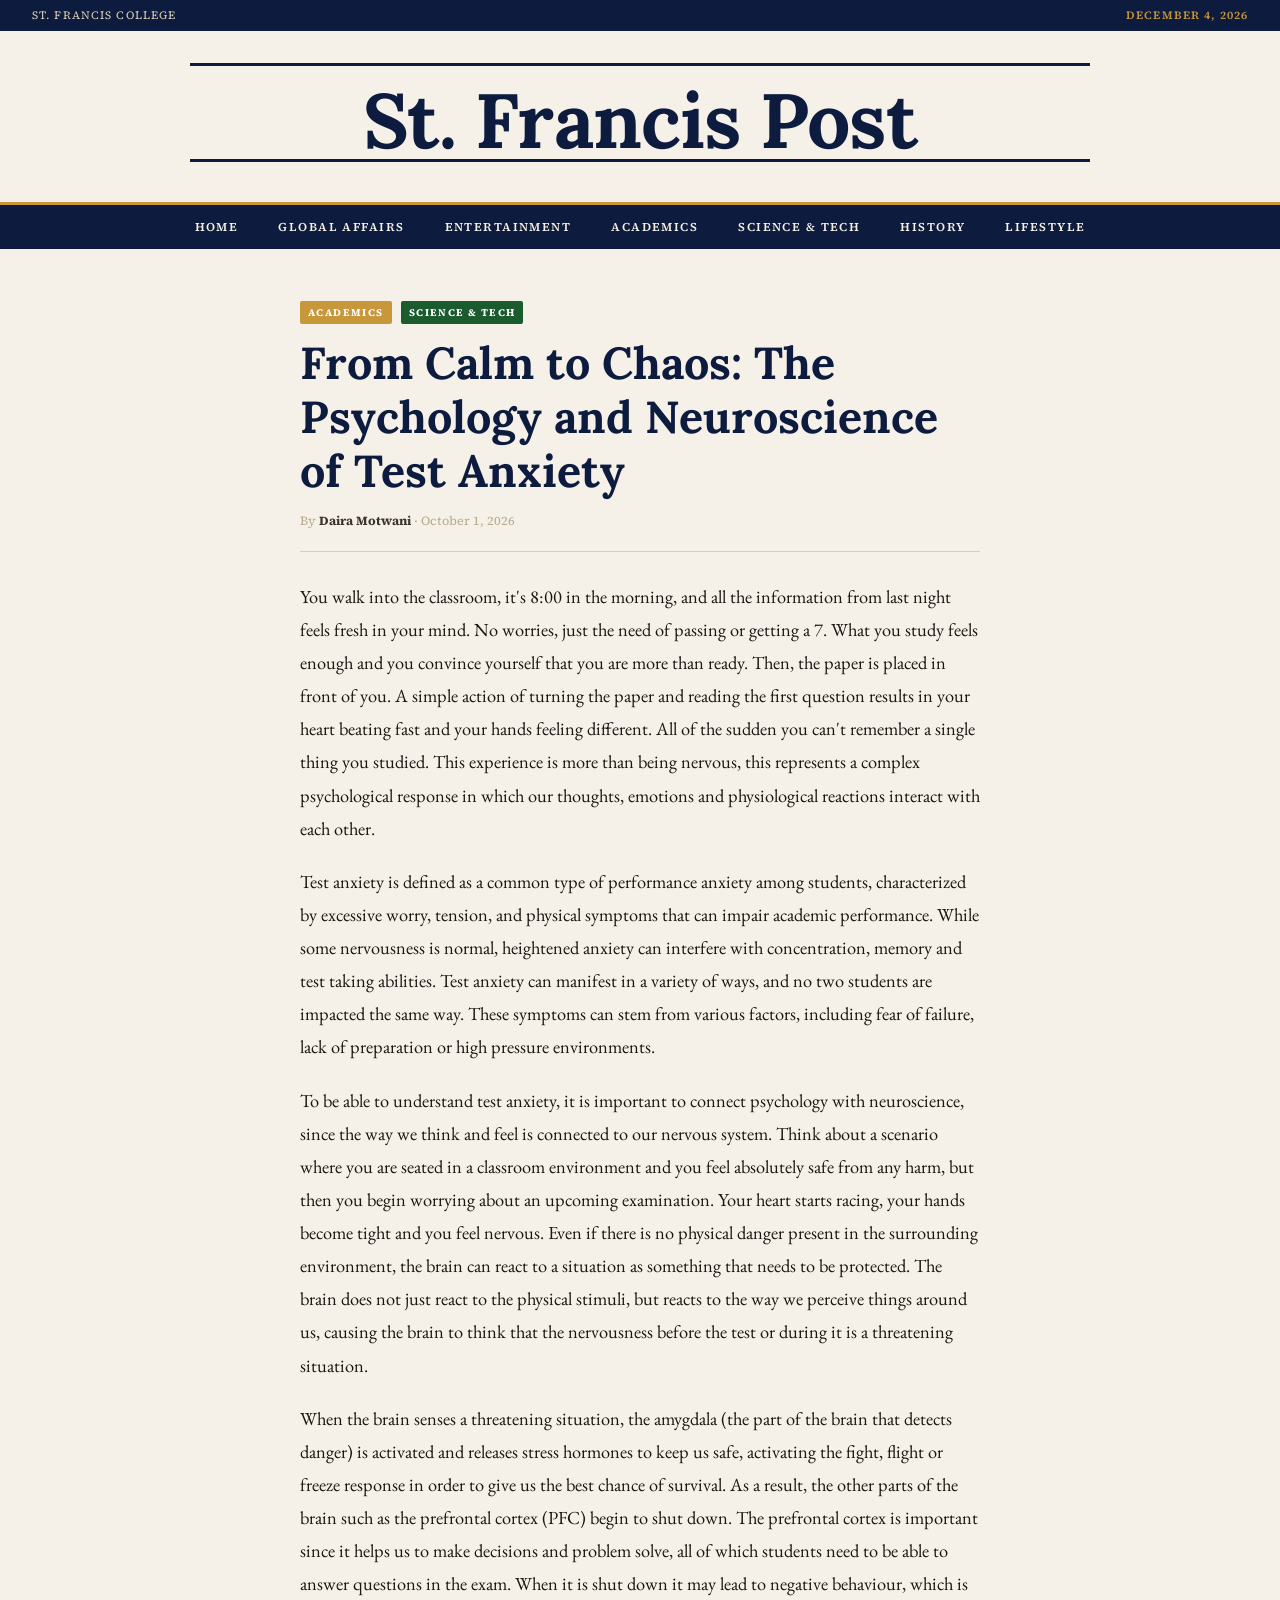
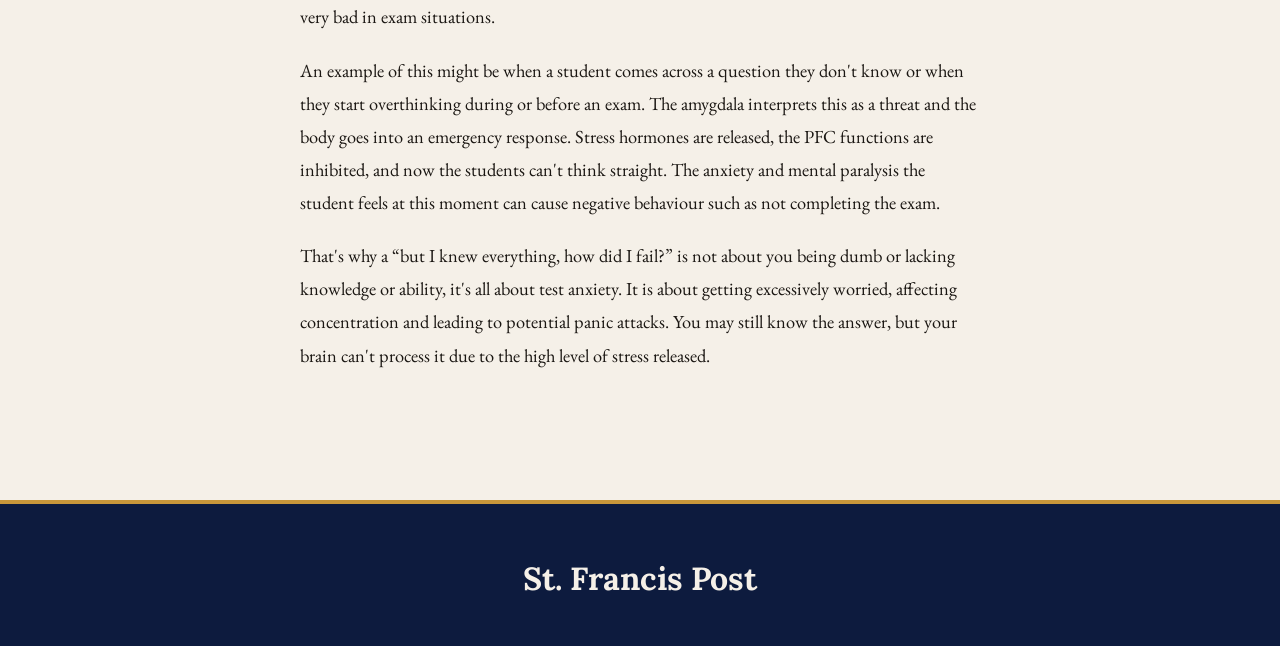
<file: testanxiety.html>
<!DOCTYPE html>
<html lang="en">
<head>
  <meta charset="UTF-8" />
  <meta name="viewport" content="width=device-width, initial-scale=1.0" />
  <title>From Calm to Chaos: The Psychology and Neuroscience of Test Anxiety</title>
  <link rel="preconnect" href="https://fonts.googleapis.com" />
  <link rel="preconnect" href="https://fonts.gstatic.com" crossorigin />
  <link href="https://fonts.googleapis.com/css2?family=EB+Garamond:ital,wght@0,400;0,700;1,400&family=Lora:ital,wght@0,400;0,700;1,400&family=Source+Serif+4:opsz,wght@8..60,400;8..60,600&display=swap" rel="stylesheet" />
  <link rel="stylesheet" href="styles.css" />
</head>
<body>

  <div class="top-bar">
    <span>St. Francis College</span>
    <span class="top-bar-date" id="auto-date"></span>
  </div>

  <header class="masthead">
    <div class="masthead-rule"></div>
    <h1 class="masthead-title">St. Francis Post</h1>
    <div class="masthead-rule"></div>
  </header>

  <nav class="main-nav">
    <ul class="nav-list">
      <li><a href="index.html">Home</a></li>
      <li><a href="global-affairs.html">Global Affairs</a></li>
      <li><a href="entertainment.html">Entertainment</a></li>
      <li><a href="academics.html">Academics</a></li>
      <li><a href="science-tech.html">Science & Tech</a></li>
      <li><a href="history.html">History</a></li>
      <li><a href="lifestyle.html">Lifestyle</a></li>
    </ul>
  </nav>

  <main class="main-content">
    <div class="article-page">
      <span class="label label--academics">Academics</span>
      <span class="label label--science">Science & Tech</span>
      <h2 class="article-title">From Calm to Chaos: The Psychology and Neuroscience of Test Anxiety</h2>
      <p class="article-meta">By <strong>Daira Motwani</strong> · October 1, 2026</p>
      <div class="article-body">
        <p>You walk into the classroom, it's 8:00 in the morning, and all the information from last night feels fresh in your mind. No worries, just the need of passing or getting a 7. What you study feels enough and you convince yourself that you are more than ready. Then, the paper is placed in front of you. A simple action of turning the paper and reading the first question results in your heart beating fast and your hands feeling different. All of the sudden you can't remember a single thing you studied. This experience is more than being nervous, this represents a complex psychological response in which our thoughts, emotions and physiological reactions interact with each other.</p>
        <p>Test anxiety is defined as a common type of performance anxiety among students, characterized by excessive worry, tension, and physical symptoms that can impair academic performance. While some nervousness is normal, heightened anxiety can interfere with concentration, memory and test taking abilities. Test anxiety can manifest in a variety of ways, and no two students are impacted the same way. These symptoms can stem from various factors, including fear of failure, lack of preparation or high pressure environments. </p>
        <p>To be able to understand test anxiety, it is important to connect psychology with neuroscience, since the way we think and feel is connected to our nervous system. Think about a scenario where you are seated in a classroom environment and you feel absolutely safe from any harm, but then you begin worrying about an upcoming examination. Your heart starts racing, your hands become tight  and you feel nervous. Even if there is no physical danger present in the surrounding environment, the brain can react to a situation as something that needs to be protected. The brain does not just react to the physical stimuli, but reacts to the way we perceive things around us, causing the brain to think that the nervousness  before the test or during it  is a threatening situation. </p>
        <p>When the brain senses a threatening situation, the amygdala (the part of the brain that detects danger) is activated and releases stress hormones to keep us safe, activating the fight, flight or freeze response in order to give us the best chance of survival. As a result, the other parts of the brain such as the prefrontal cortex (PFC)  begin to shut down. The prefrontal cortex is important since it helps us to make decisions and problem solve, all of which students need to be able to answer questions in the exam. When it is shut down it may lead to negative behaviour, which is very bad in exam situations. </p>
        <p>An example of this might be when a student comes across a question they don't know or when they start overthinking during  or before an exam. The amygdala interprets this as a threat and the body goes into an emergency response. Stress hormones are released, the PFC functions are inhibited, and now the students can't think straight. The anxiety and mental paralysis the student feels at this moment can cause negative behaviour such as not completing the exam.</p>   
        <p>That's why a “but I knew everything, how did I fail?” is not about you being dumb or lacking knowledge or ability, it's all about test anxiety. It is about getting excessively worried, affecting concentration and leading to potential  panic attacks. You may still know the answer, but your brain can't process it due to the high level of stress released. </p>
      </div>
    </div>
  </main>

  <footer class="site-footer">
    <h2 class="footer-title">St. Francis Post</h2>
  </footer>

  <script>
    document.getElementById('auto-date').textContent = new Date().toLocaleDateString('en-US', {
      month: 'long', day: 'numeric', year: 'numeric'
    });
  </script>

</body>
</html>
</file>
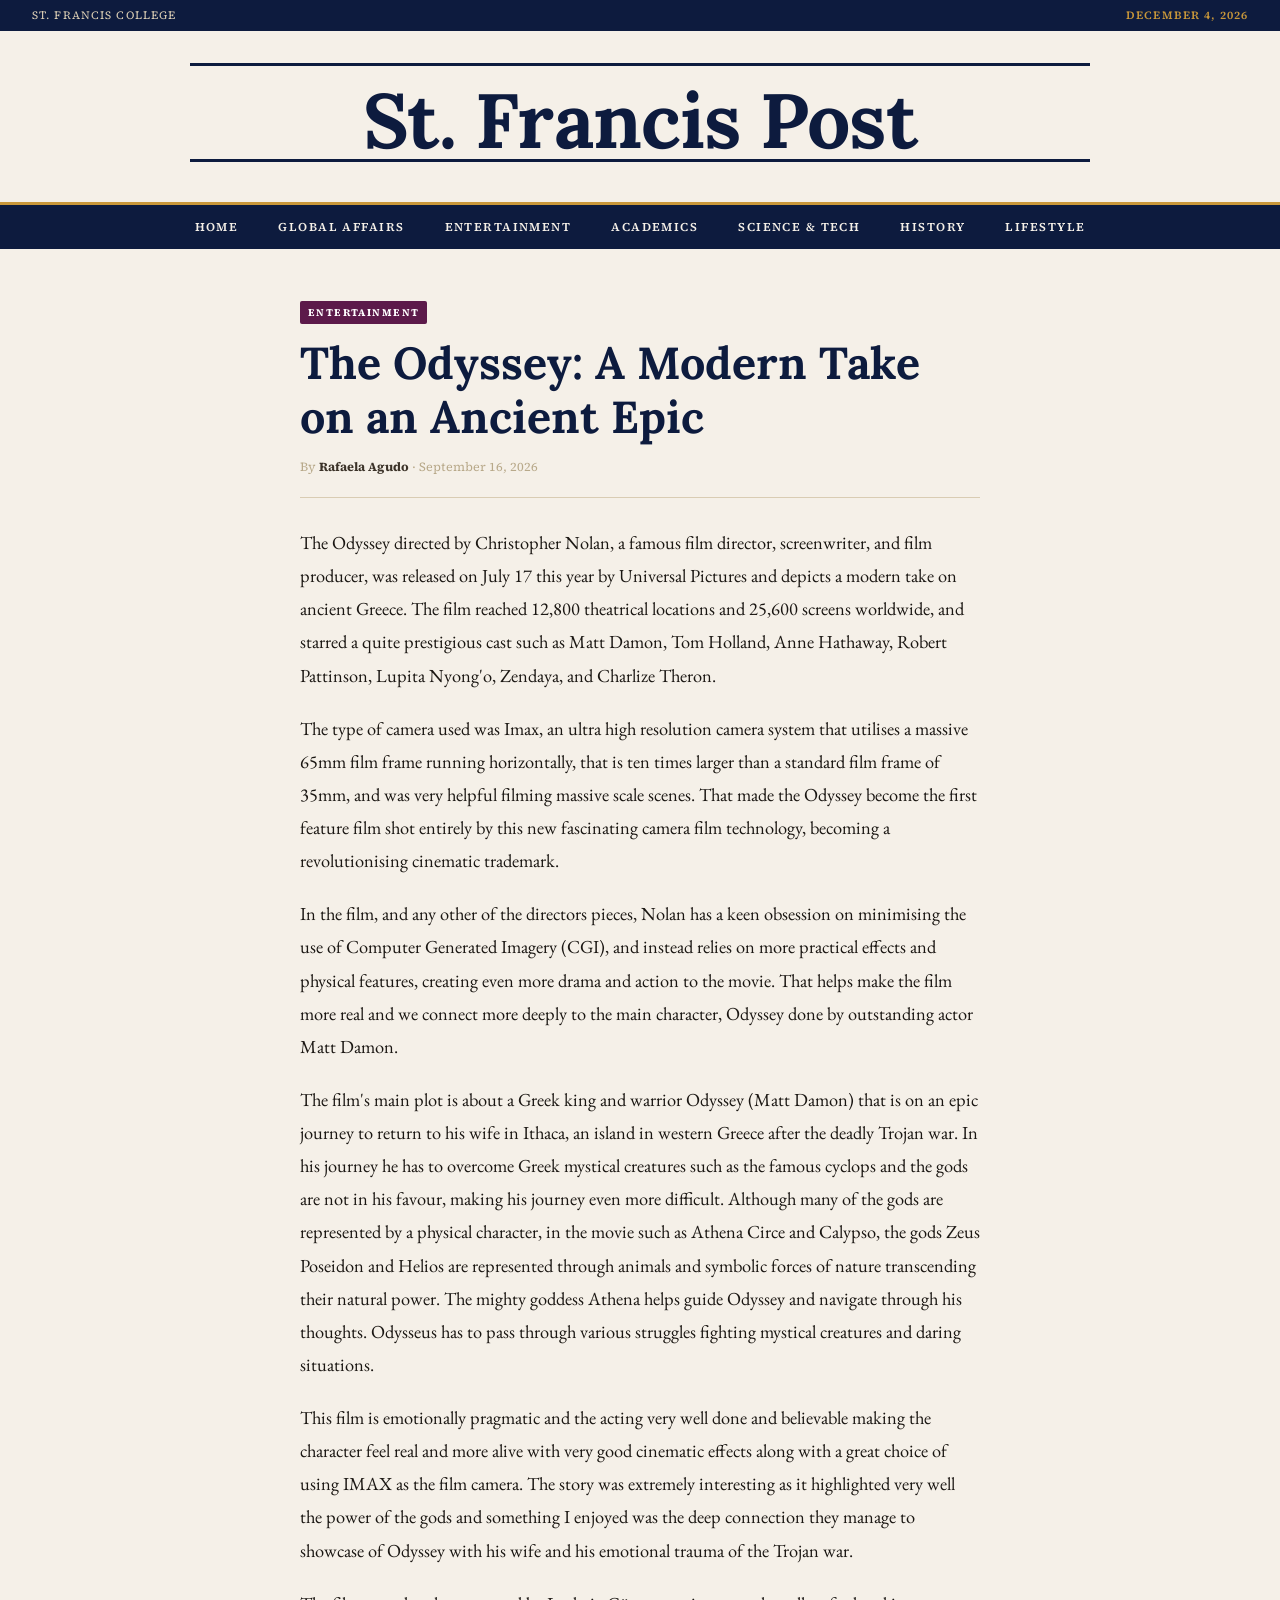
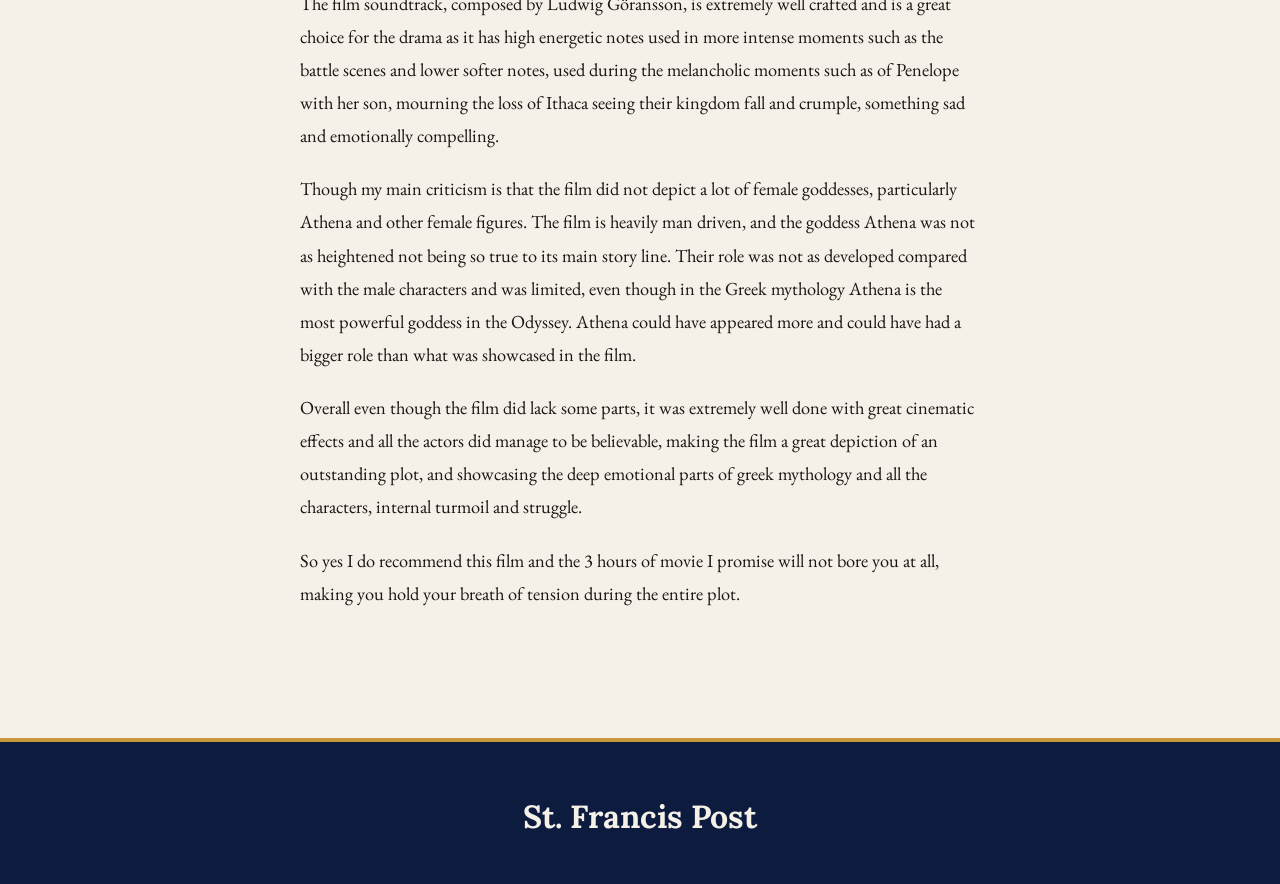
<file: the-odyssey.html>
<!DOCTYPE html>
<html lang="en">
<head>
  <meta charset="UTF-8" />
  <meta name="viewport" content="width=device-width, initial-scale=1.0" />
  <title>The Odyssey: A Modern Take on an Ancient Epic — St. Francis Post</title>
  <link rel="preconnect" href="https://fonts.googleapis.com" />
  <link rel="preconnect" href="https://fonts.gstatic.com" crossorigin />
  <link href="https://fonts.googleapis.com/css2?family=EB+Garamond:ital,wght@0,400;0,700;1,400&family=Lora:ital,wght@0,400;0,700;1,400&family=Source+Serif+4:opsz,wght@8..60,400;8..60,600&display=swap" rel="stylesheet" />
  <link rel="stylesheet" href="styles.css" />
</head>
<body>

  <div class="top-bar">
    <span>St. Francis College</span>
    <span class="top-bar-date" id="auto-date"></span>
  </div>

  <header class="masthead">
    <div class="masthead-rule"></div>
    <h1 class="masthead-title">St. Francis Post</h1>
    <div class="masthead-rule"></div>
  </header>

  <nav class="main-nav">
    <ul class="nav-list">
      <li><a href="index.html">Home</a></li>
      <li><a href="global-affairs.html">Global Affairs</a></li>
      <li><a href="entertainment.html">Entertainment</a></li>
      <li><a href="academics.html">Academics</a></li>
      <li><a href="science-tech.html">Science & Tech</a></li>
      <li><a href="history.html">History</a></li>
      <li><a href="lifestyle.html">Lifestyle</a></li>
    </ul>
  </nav>

  <main class="main-content">
    <div class="article-page">
      <span class="label label--entertainment">Entertainment</span>
      <h2 class="article-title">The Odyssey: A Modern Take on an Ancient Epic
      </h2>
      <p class="article-meta">By <strong>Rafaela Agudo</strong> · September 16, 2026</p>
      <div class="article-body">
        <p>The Odyssey directed by Christopher Nolan, a famous film director, screenwriter, and film producer, was released on July 17 this year by Universal Pictures and depicts a modern take on ancient Greece. The film reached 12,800 theatrical locations and 25,600 screens worldwide, and starred a quite prestigious cast such as Matt Damon, Tom Holland, Anne Hathaway, Robert Pattinson, Lupita Nyong'o, Zendaya, and Charlize Theron.</p>
        <p>The type of camera used was Imax, an ultra high resolution camera system that utilises a massive 65mm film frame running horizontally, that is ten times larger than a standard film frame of 35mm, and was very helpful filming  massive scale scenes. That made the Odyssey become the first feature film shot entirely by this new fascinating camera film technology, becoming a revolutionising cinematic trademark.</p>
        <p>In the film, and any other of the directors pieces, Nolan has a keen obsession on minimising the use of Computer Generated Imagery (CGI), and instead relies on more practical effects and physical features, creating even more drama and action to the movie. That helps make the film more real and we connect more deeply to the main character, Odyssey done by outstanding  actor Matt Damon.</p>
        <p>The film's main plot is about a Greek king and warrior Odyssey (Matt Damon)  that is on an epic journey to return to his wife in Ithaca, an island in western Greece after the deadly Trojan war. In his journey he has to overcome Greek mystical creatures such as the famous cyclops and the gods are not in his favour, making his journey even more difficult. Although many of the gods are represented by a physical character, in the movie such as Athena Circe and Calypso, the gods Zeus Poseidon and Helios are represented through animals  and symbolic forces of nature transcending their natural power. The mighty goddess Athena helps guide Odyssey and navigate through his thoughts. Odysseus has to pass through various struggles fighting mystical creatures and daring situations.</p>
        <p>This film is emotionally pragmatic and the acting very well done and believable making the character feel real and more alive with very good cinematic effects along with a great choice of using IMAX as the film camera. The story was extremely interesting as it highlighted very well the power of the gods and something I enjoyed was the deep connection they manage to showcase of Odyssey with his wife and his emotional trauma of the Trojan war. </p>
        <p>The film soundtrack, composed by Ludwig Göransson, is extremely well crafted and is a great choice for the drama as it has high energetic notes used in more intense moments such as the battle scenes and lower softer notes, used during the melancholic moments such as of Penelope with her son,  mourning the loss of Ithaca seeing their kingdom fall and crumple, something sad and emotionally compelling.</p>
        <p>Though my main criticism is that the film  did not depict a lot of female goddesses, particularly Athena and other female figures. The film is heavily man driven, and the goddess Athena was not as heightened not being so true to its main story line. Their role was not as developed  compared  with the male characters and was limited, even though in the Greek mythology Athena is the most powerful goddess in the Odyssey. Athena could have appeared more and could have had a bigger role than what was showcased in the film.</p>
        <p>Overall even though the film did lack some parts, it was extremely well done with great cinematic effects and all the actors did manage to be believable, making the film a great depiction of an outstanding plot, and showcasing the deep emotional parts of greek mythology and all the characters, internal turmoil and struggle.</p>
        <p>So yes I do recommend this film and the 3 hours of movie I promise will not bore you at all, making you hold your breath of tension during the entire plot.</p>
    </div>
  </main>

  <footer class="site-footer">
    <h2 class="footer-title">St. Francis Post</h2>
  </footer>

  <script>
    document.getElementById('auto-date').textContent = new Date().toLocaleDateString('en-US', {
      month: 'long', day: 'numeric', year: 'numeric'
    });
  </script>

</body>
</html>
</file>
<file: styles.css>
/* ============================================================
   ST. FRANCIS POST — SIMPLIFIED STYLESHEET
   ============================================================ */

*, *::before, *::after {
  box-sizing: border-box;
  margin: 0;
  padding: 0;
}

:root {
  --navy:       #0d1b3e;
  --navy-light: #2c4a82;
  --beige:      #f5f0e8;
  --beige-dark: #ede5d5;
  --beige-deep: #d9ccb3;
  --ink:        #1a1612;
  --ink-soft:   #3b3228;
  --rule:       #b8a98a;
  --gold:       #c8973a;
  --red:        #9b1c1c;
  --green:      #1a5c2e;
  --purple:     #5c1a4a;
  --teal:       #1a4a5c;

  --font-lora:     'Lora', serif;
  --font-source:   'Source Serif 4', serif;
  --font-garamond: 'EB Garamond', serif;
}

html { font-size: 16px; }

body {
  background: var(--beige);
  color: var(--ink);
  font-family: var(--font-garamond);
  line-height: 1.7;
  -webkit-font-smoothing: antialiased;
}

a { color: inherit; text-decoration: none; }
ul { list-style: none; }

/* ============================================================
   TOP BAR
   ============================================================ */
.top-bar {
  background: var(--navy);
  color: var(--beige-deep);
  font-family: var(--font-source);
  font-size: 0.7rem;
  letter-spacing: 0.1em;
  text-transform: uppercase;
  padding: 6px 32px;
  display: flex;
  justify-content: space-between;
}

.top-bar-date { color: var(--gold); font-weight: 600; }

/* ============================================================
   MASTHEAD
   ============================================================ */
.masthead {
  text-align: center;
  padding: 32px 24px 24px;
  background: var(--beige);
}

.masthead-rule {
  height: 3px;
  background: var(--navy);
  max-width: 900px;
  margin: 0 auto 16px;
}

.masthead-rule + .masthead-title + .masthead-tagline + .masthead-rule {
  margin: 16px auto 0;
}

.masthead-title {
  font-family: var(--font-lora);
  font-size: clamp(2.8rem, 6vw, 5rem);
  font-weight: 700;
  color: var(--navy);
  line-height: 1;
  letter-spacing: -0.01em;
}

/* ============================================================
   NAV
   ============================================================ */
.main-nav {
  background: var(--navy);
  border-top: 3px solid var(--gold);
  position: sticky;
  top: 0;
  z-index: 100;
}

.nav-list {
  max-width: 1000px;
  margin: 0 auto;
  display: flex;
  justify-content: center;
  flex-wrap: wrap;
}

.nav-list li a {
  display: block;
  padding: 12px 20px;
  font-family: var(--font-source);
  font-size: 0.75rem;
  font-weight: 600;
  letter-spacing: 0.12em;
  text-transform: uppercase;
  color: var(--beige);
  transition: color 0.2s;
}

.nav-list li a:hover { color: var(--gold); }

/* ============================================================
   MAIN CONTENT
   ============================================================ */
.main-content {
  max-width: 1000px;
  margin: 0 auto;
  padding: 0 24px;
}

/* ============================================================
   LABELS
   ============================================================ */
.label {
  display: inline-block;
  font-family: var(--font-source);
  font-size: 0.63rem;
  font-weight: 700;
  letter-spacing: 0.14em;
  text-transform: uppercase;
  padding: 3px 8px;
  border-radius: 2px;
  margin-bottom: 12px;
}

.label--global        { background: var(--red);   color: #fff; }
.label--entertainment { background: var(--purple);  color: #fff; }
.label--academics     { background: var(--gold);    color: #fff; }
.label--science       { background: var(--green);    color: #fff; }
.label--history       { background: #6b4c11;        color: #fff; }
.label--lifestyle     { background: var(--teal);   color: #fff; }


/* ============================================================
   SECTION RULE
   ============================================================ */
.section-rule {
  display: flex;
  align-items: center;
  gap: 16px;
  margin: 44px 0 32px;
}

.section-rule::before,
.section-rule::after {
  content: '';
  flex: 1;
  height: 1px;
  background: var(--navy);
}

.section-rule span {
  font-family: var(--font-lora);
  font-size: 0.85rem;
  font-style: italic;
  letter-spacing: 0.08em;
  color: var(--navy);
  white-space: nowrap;
}

/* ============================================================
   ARTICLE GRID
   ============================================================ */
.article-grid {
  display: grid;
  grid-template-columns: repeat(3, 1fr);
  gap: 32px;
  padding-bottom: 48px;
}

.card {
  border-top: 2px solid var(--navy);
  padding-top: 18px;
}

.card-headline {
  font-family: var(--font-lora);
  font-size: 1.1rem;
  font-weight: 700;
  color: var(--navy);
  line-height: 1.3;
  margin-bottom: 10px;
}

.card-excerpt {
  font-family: var(--font-garamond);
  font-size: 1rem;
  color: var(--ink-soft);
  line-height: 1.6;
  margin-bottom: 12px;
}

.card-byline {
  font-family: var(--font-source);
  font-size: 0.72rem;
  color: var(--rule);
}

.card-byline strong { color: var(--ink-soft); }

/* ============================================================
   LEADERSHIP
   ============================================================ */
.leadership {
  padding-bottom: 60px;
}

.staff-grid {
  display: grid;
  grid-template-columns: repeat(3, 1fr);
  gap: 20px;
  margin-bottom: 32px;
}

.staff-card {
  display: flex;
  align-items: center;
  gap: 16px;
  padding: 20px;
  background: #fff;
  border: 1px solid var(--beige-deep);
  border-top: 3px solid var(--navy);
  border-radius: 2px;
}

.staff-card--featured {
  background: var(--navy);
  border-top-color: var(--gold);
}

.staff-card--featured .staff-name  { color: var(--beige); }
.staff-card--featured .staff-title { color: var(--gold); }
.staff-card--featured .staff-grade { color: var(--beige-deep); }

.staff-avatar {
  width: 52px;
  height: 52px;
  border-radius: 50%;
  background: var(--navy-light);
  border: 2px solid var(--gold);
  display: flex;
  align-items: center;
  justify-content: center;
  font-family: var(--font-lora);
  font-size: 0.95rem;
  font-weight: 700;
  color: var(--beige);
  flex-shrink: 0;
}

.staff-card--featured .staff-avatar {
  background: rgba(255,255,255,0.15);
}

.staff-name {
  font-family: var(--font-lora);
  font-size: 1rem;
  font-weight: 700;
  color: var(--navy);
  margin-bottom: 2px;
}

.staff-title {
  font-family: var(--font-source);
  font-size: 0.72rem;
  font-weight: 700;
  letter-spacing: 0.1em;
  text-transform: uppercase;
  color: var(--gold);
  margin-bottom: 2px;
}

.staff-grade {
  font-family: var(--font-source);
  font-size: 0.72rem;
  font-style: italic;
  color: var(--rule);
}

.faculty-note {
  text-align: center;
  font-family: var(--font-garamond);
  font-size: 1rem;
  font-style: italic;
  color: var(--ink-soft);
  padding: 16px 0;
  border-top: 1px solid var(--beige-deep);
  border-bottom: 1px solid var(--beige-deep);
}

/* ============================================================
   FOOTER
   ============================================================ */
.site-footer {
  background: var(--navy);
  border-top: 4px solid var(--gold);
  text-align: center;
  padding: 48px 24px 32px;
}

.footer-title {
  font-family: var(--font-lora);
  font-size: 2rem;
  font-weight: 700;
  color: var(--beige);
  margin-bottom: 8px;
}

.footer-sub {
  font-family: var(--font-garamond);
  font-size: 1rem;
  font-style: italic;
  color: var(--beige-deep);
  margin-bottom: 12px;
}

.footer-contact {
  font-family: var(--font-source);
  font-size: 0.78rem;
  color: var(--gold);
  letter-spacing: 0.05em;
  margin-bottom: 24px;
}

.footer-copy {
  font-family: var(--font-source);
  font-size: 0.68rem;
  color: rgba(245,240,232,0.35);
  letter-spacing: 0.03em;
}

/* ============================================================
   RESPONSIVE
   ============================================================ */
@media (max-width: 760px) {
  .article-grid  { grid-template-columns: repeat(2, 1fr); }
  .staff-grid    { grid-template-columns: repeat(2, 1fr); }
  .top-bar       { display: none; }
}

@media (max-width: 520px) {
  .article-grid  { grid-template-columns: 1fr; }
  .staff-grid    { grid-template-columns: 1fr; }
  .main-content  { padding: 0 16px; }
  .nav-list li a { padding: 10px 12px; font-size: 0.68rem; }
}

/* ============================================================
   ARTICLE PAGE
   ============================================================ */
.article-page {
  max-width: 680px;
  margin: 48px auto;
  padding-bottom: 60px;
}

.article-title {
  font-family: var(--font-lora);
  font-size: clamp(1.8rem, 3.5vw, 2.8rem);
  font-weight: 700;
  color: var(--navy);
  line-height: 1.2;
  margin-bottom: 12px;
}

.article-meta {
  font-family: var(--font-source);
  font-size: 0.78rem;
  color: var(--rule);
  margin-bottom: 28px;
  padding-bottom: 20px;
  border-bottom: 1px solid var(--beige-deep);
}

.article-meta strong { color: var(--ink-soft); }

.article-body p {
  font-family: var(--font-garamond);
  font-size: 1.15rem;
  line-height: 1.8;
  color: var(--ink);
  margin-bottom: 20px;
}

/* ============================================================
   CATEGORY PAGE
   ============================================================ */
.category-header {
  padding: 40px 0 8px;
}

.category-header h2 {
  font-family: var(--font-lora);
  font-size: clamp(1.8rem, 3vw, 2.5rem);
  font-weight: 700;
  color: var(--navy);
  margin-bottom: 8px;
}

.card:hover .card-headline {
  color: var(--navy-light);
}

/* ============================================================
   COMING SOON
   ============================================================ */
.coming-soon {
  text-align: center;
  padding: 80px 24px;
  border-top: 1px solid var(--beige-deep);
  border-bottom: 1px solid var(--beige-deep);
  margin-bottom: 60px;
}

.coming-soon-icon {
  font-size: 2rem;
  color: var(--gold);
  margin-bottom: 16px;
}

.coming-soon-title {
  font-family: var(--font-lora);
  font-size: 1.6rem;
  font-weight: 700;
  color: var(--navy);
  margin-bottom: 10px;
}

.coming-soon-text {
  font-family: var(--font-garamond);
  font-size: 1.05rem;
  font-style: italic;
  color: var(--ink-soft);
}
.label + .label {
  margin-left: 6px;
}
.category-page .article-grid {
  grid-template-columns: repeat(3, 1fr);
}
</file>
